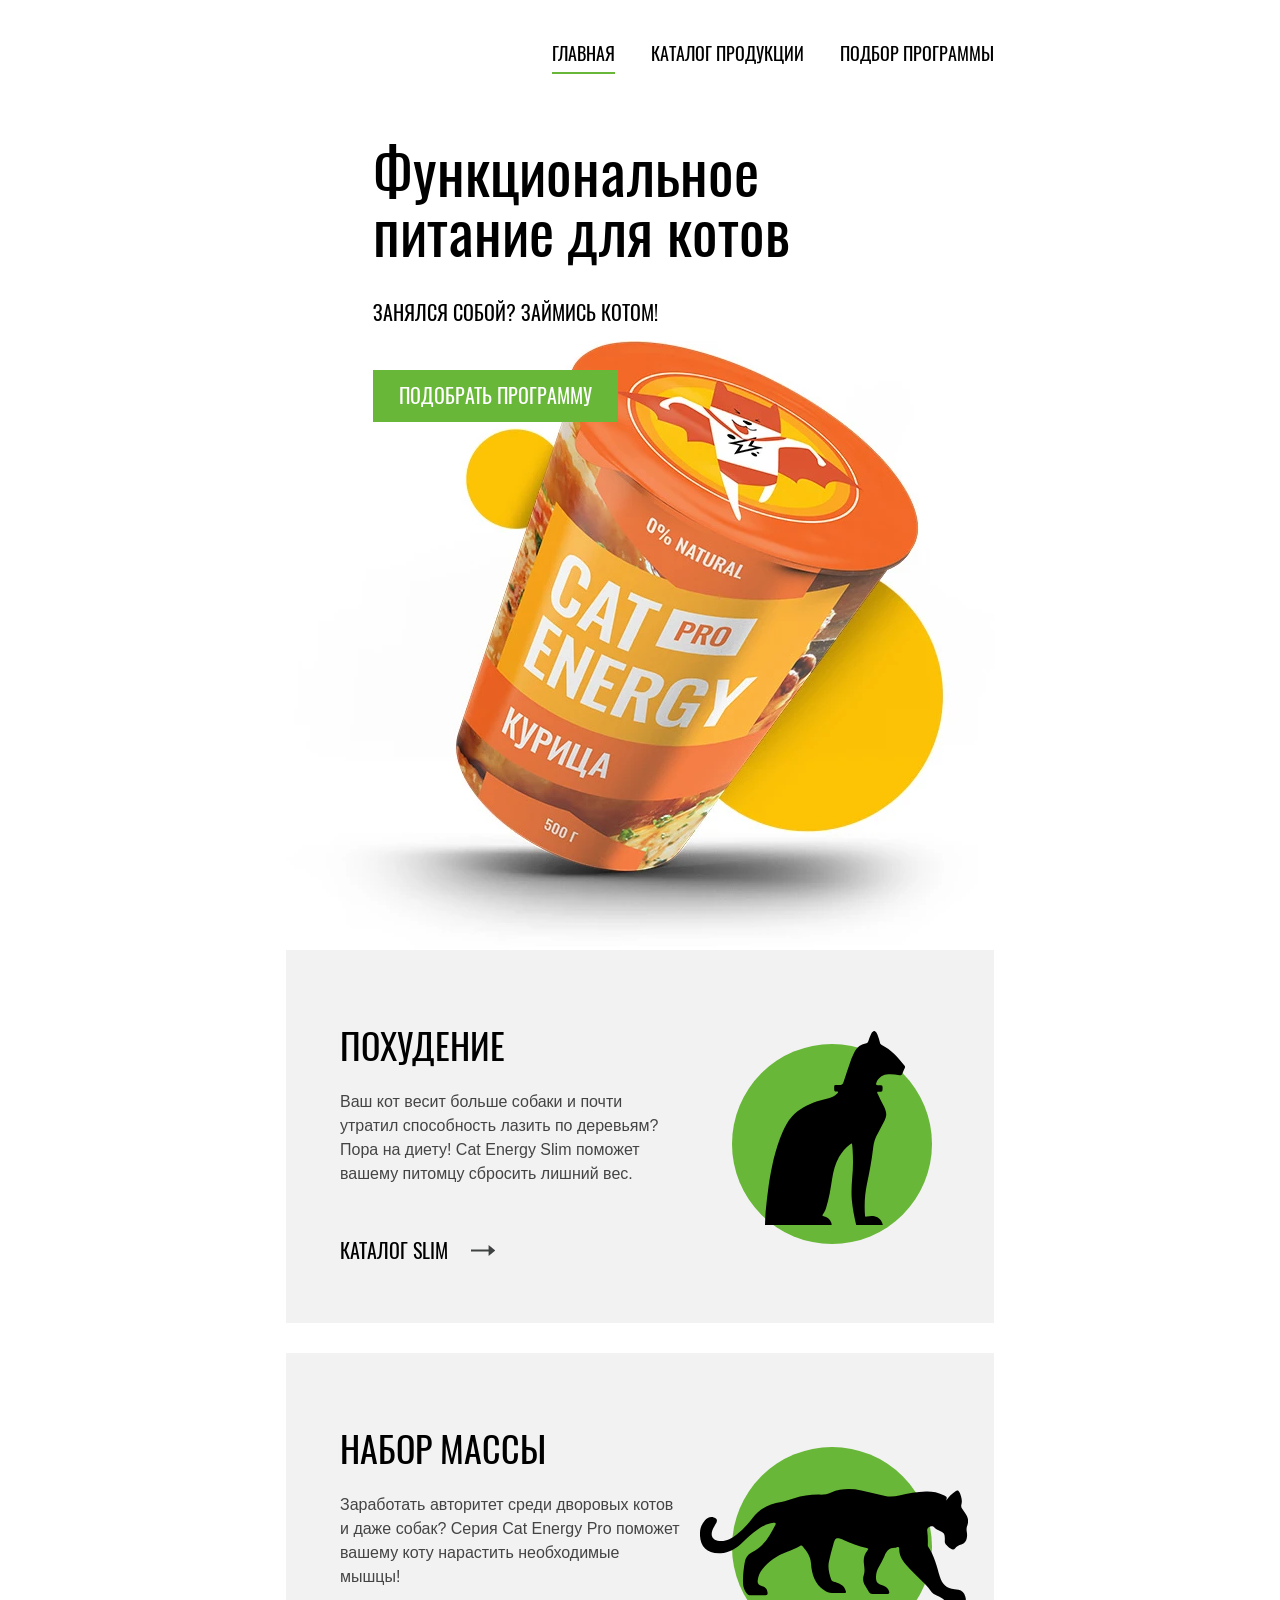
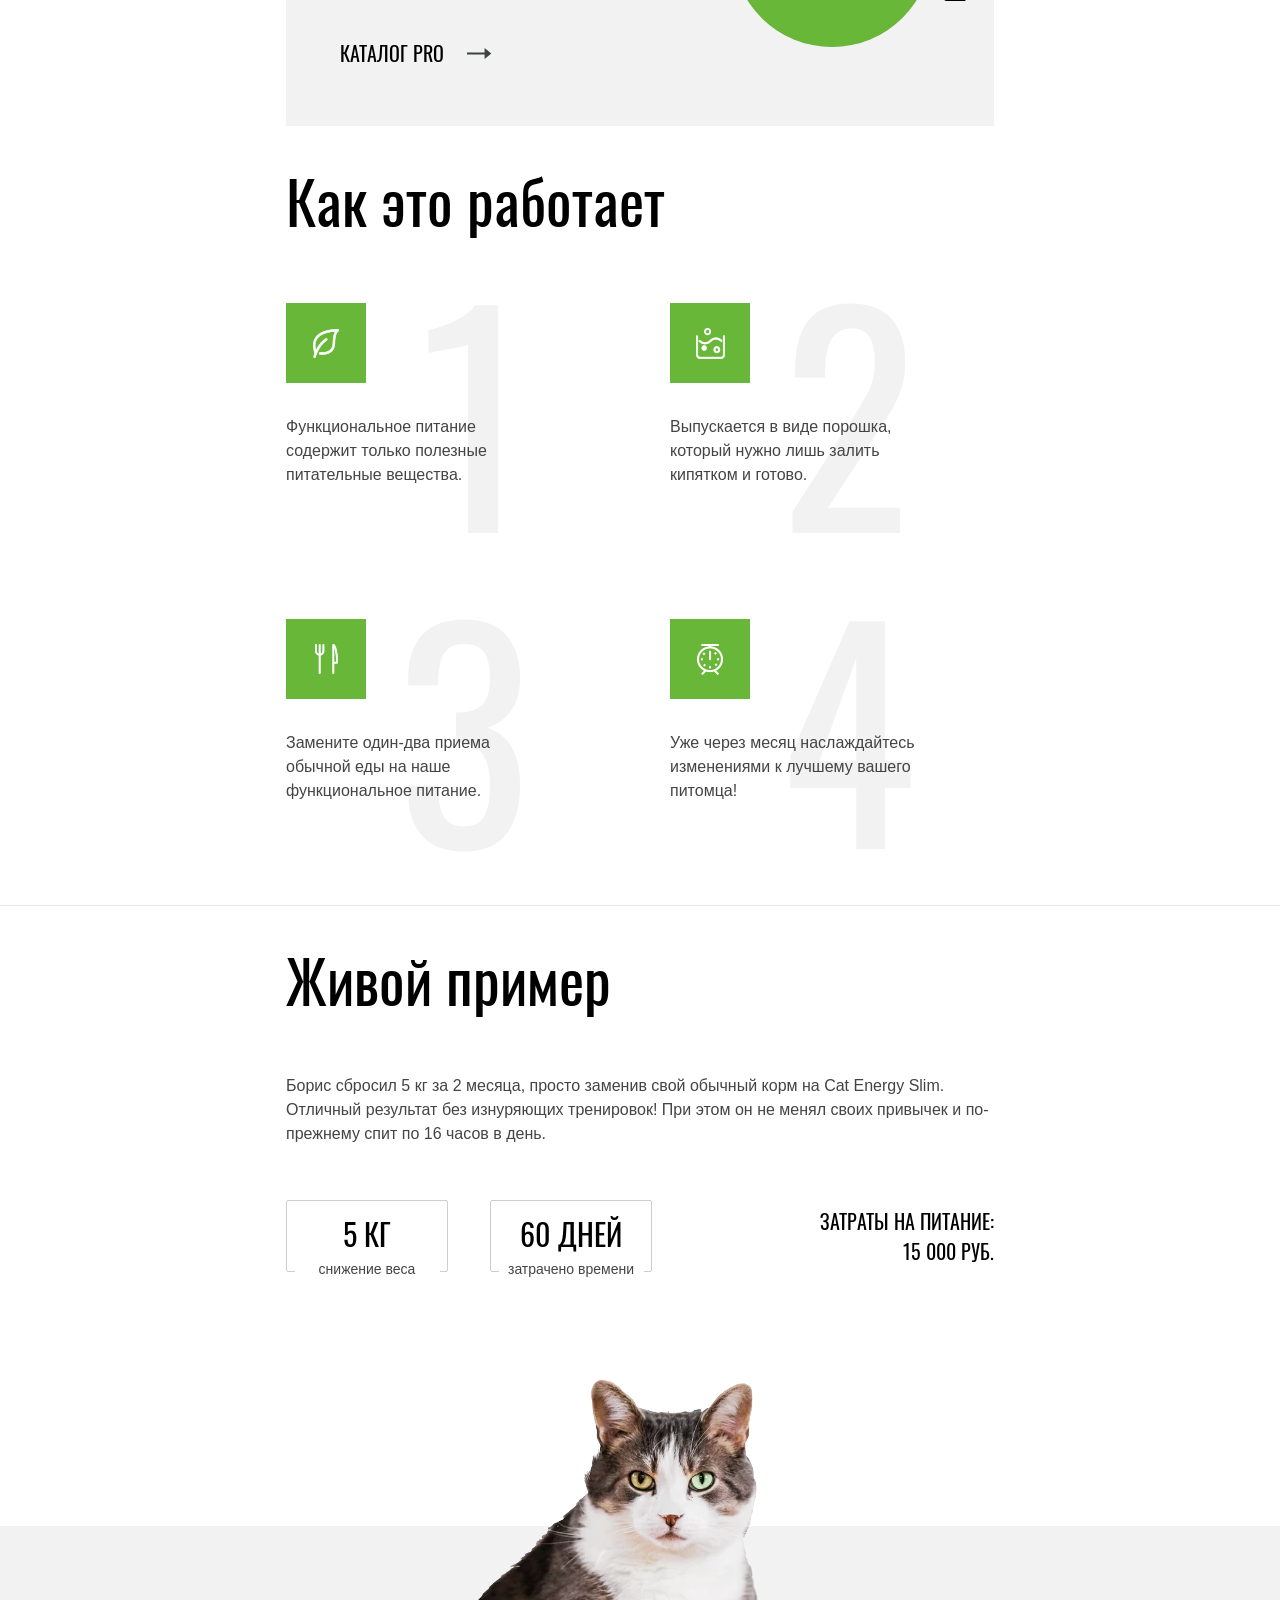
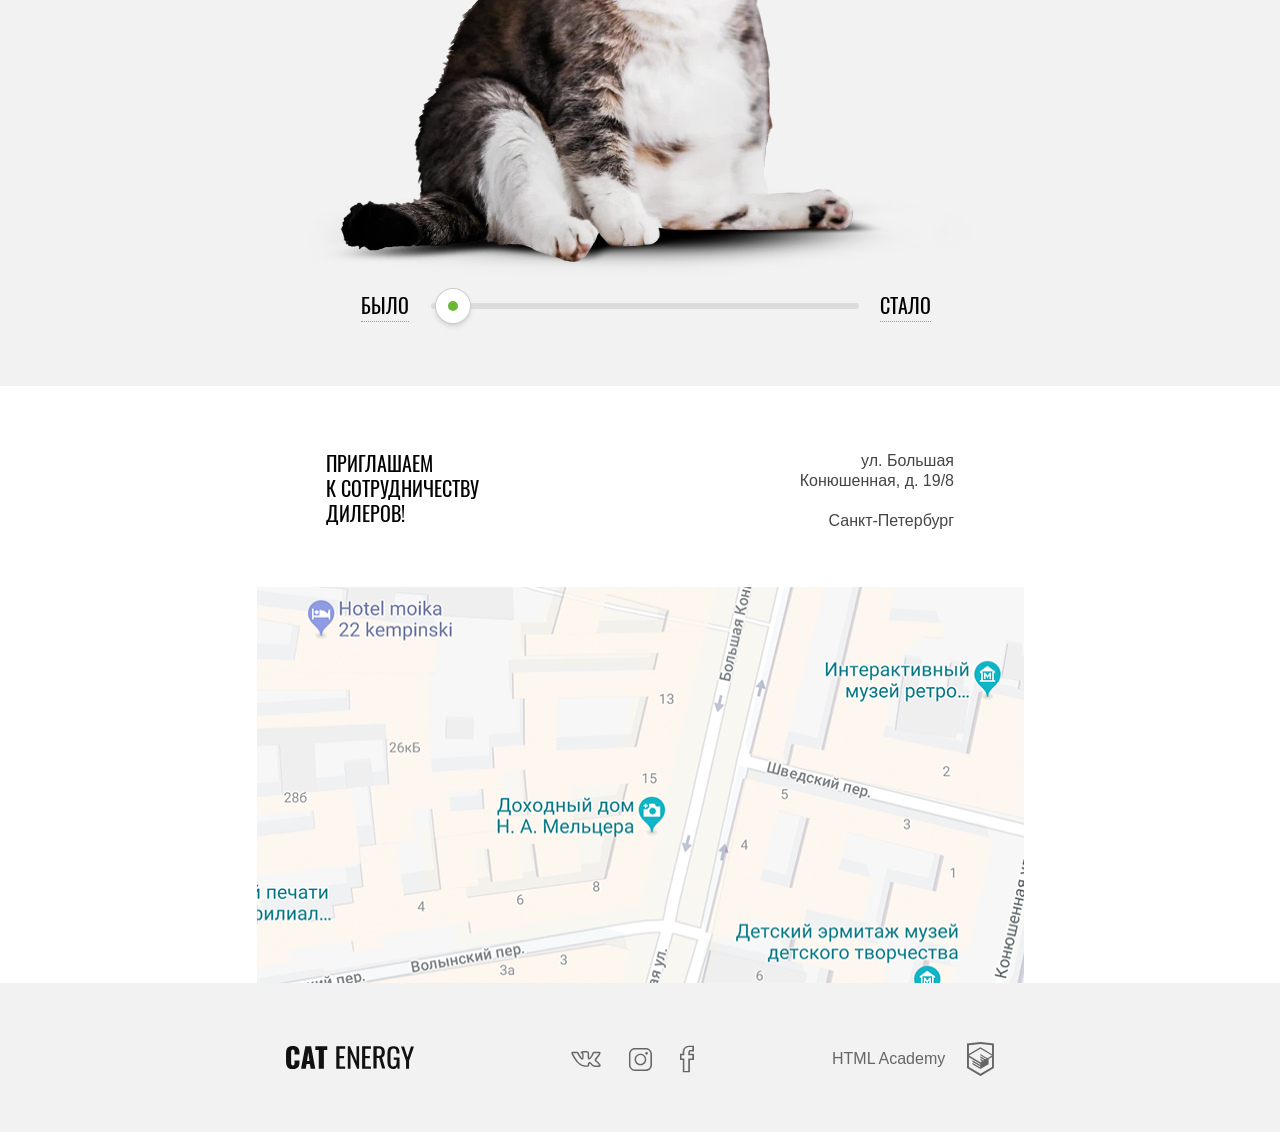
<file: index.html>
<!DOCTYPE html><html lang="ru"><head><meta charset="utf-8"><meta name="viewport" content="width=device-width,initial-scale=1"><title>HTML Academy: Кэт энерджи</title><link href="css/style.min.css" rel="stylesheet"><link rel="preload" href="/fonts/oswaldregular.woff2" as="font"><script src="vendor/picturefill.js"></script></head><body class="scroll-no"><div style="display:none;"><svg xmlns="http://www.w3.org/2000/svg" xmlns:xlink="http://www.w3.org/1999/xlink"><symbol id="sprite-htmlacademy" viewBox="0 0 27 34"><path d="M13.62.017L13.472 0 0 1.412v24.661l13.473 8.017 13.43-7.99.042-.025V1.412L13.62.017zm11.399 12.11L13.495 5.334l-.001-.104-.087.05-.088-.056v.109L1.925 12.118V3.147l11.548-1.212L25.02 3.147v8.98zm-11.614-5.34L24.923 13.5l-4.479 2.64-7.093-4.221-.014 1.415 5.904 3.513-.86.507-5.03-2.992-.014 1.415 3.827 2.275-.782.523-3.031-1.787-.014 1.413 1.853 1.091-1.8 1.081-11.356-6.751 11.371-6.835zm-11.48 8.34l11.411 6.791.016 1.044-7.942-4.728-.015 1.416 7.979 4.795.018 1.076-7.973-4.74-.013 1.414 8.021 4.822.046.025 8.143-4.872-.011-5.177 3.415-2.036v10.021L13.472 31.85 1.925 24.979v-9.852z"></path></symbol><symbol id="sprite-icon-fb" viewBox="0 0 10 19"><path d="M7.1,19H2v-8.8H0V5.8h1.9C1.8,3.8,2.1,2.4,3,1.4C3.8,0.5,5,0.1,6.5,0H10v4.2H7.2C7.1,4.4,7,5,7,5.8h3v4.4H7.1V19z M3.1,18 h2.8V9.1h2.9V6.8H5.9V6.3c0-1.4,0-2.6,0.7-3.1l0.1-0.1h2.1V1H6.5c-1.2,0.1-2,0.4-2.6,1c-0.8,0.8-1,2.3-0.8,4.2l0.1,0.6H1.1v2.3h2V18 z"></path></symbol><symbol id="sprite-icon-insta" viewBox="0 0 16.1 16"><style type="text/css"></style><path class="st0" d="M11.8,1C13.6,1,15,2.4,15,4.2v7.7c0,1.7-1.4,3.1-3.1,3.1H4.2C2.4,15,1,13.6,1,11.8V4.2C1,2.4,2.4,1,4.2,1H11.8 M11.8,0H4.2C1.9,0,0,1.9,0,4.2v7.7C0,14.1,1.9,16,4.2,16h7.7c2.3,0,4.2-1.9,4.2-4.2V4.2C16,1.9,14.1,0,11.8,0z"></path><path class="st0" d="M8,4.9c1.7,0,3.1,1.4,3.1,3.1S9.7,11.1,8,11.1S4.9,9.7,4.9,8S6.3,4.9,8,4.9 M8,3.9C5.7,3.9,3.9,5.7,3.9,8 s1.8,4.1,4.1,4.1s4.1-1.8,4.1-4.1S10.3,3.9,8,3.9z"></path><circle class="st0" cx="12.3" cy="3.7" r="0.9"></circle></symbol><symbol id="sprite-icon-mail" viewBox="0 0 17 13"><path d="M15.6,11.6H1.4V5.8H0V13h17V5.8h-1.4V11.6z M0,0v2.3l8.5,7.1L17,2.3V0H0z M15.6,1.6L8.5,7.5L1.4,1.6V1.4h14.2L15.6,1.6z"></path></symbol><symbol id="sprite-icon-phone" viewBox="0 0 20 20"><path d="M17.9,9.4H9.4v1.2h8.5l-2.1,2.1l0.9,0.9l3.1-3.1c0.2-0.2,0.2-0.6,0-0.9l-3.1-3.1l-0.9,0.9L17.9,9.4z"></path><path d="M8.1,19.4v-6.2c0-0.3-0.3-0.6-0.6-0.6H4.4l0,0H3.1l0,0c0,0.7,0.6,1.2,1.2,1.2h2.5v5H3.1c-1,0.1-1.8-0.7-1.9-1.7
  c0-0.1,0-0.1,0-0.2V3.1c0-1,0.8-1.8,1.7-1.8c0.1,0,0.1,0,0.2,0h3.7v5H4.4c-0.7,0-1.2,0.6-1.2,1.2h4.4c0.3,0,0.6-0.3,0.6-0.6V0.6
  C8.1,0.3,7.8,0,7.5,0H3.1C1.5-0.1,0.1,1.2,0,2.9C0,3,0,3.1,0,3.1v13.7c-0.1,1.7,1.2,3.1,2.9,3.1c0.1,0,0.2,0,0.2,0h4.4
  C7.8,20,8.1,19.7,8.1,19.4z"></path></symbol><symbol id="sprite-icon-vk" viewBox="0 0 22 12"><path d="M17.6,12c-0.3,0-0.9-0.1-1.5-0.5c-0.5-0.3-0.9-0.7-1.3-1.2c-0.3-0.3-0.9-0.9-1.1-0.9c-0.2,0.1-0.4,0.7-0.3,1.2 c0,0.1,0,0.6-0.3,0.9c-0.3,0.3-0.8,0.4-0.9,0.4h-1.4c-0.7,0-3.2-0.2-5.4-2.3C2.5,7.1,0.2,2.2,0.1,2C0,1.6-0.1,1.2,0.2,0.9 s0.8-0.4,1-0.4h3.1c0.1,0,0.4,0.1,0.7,0.3C5.3,1,5.4,1.3,5.5,1.4c0.7,1.5,1.5,2.8,2.6,4C8.2,5,8.3,4,8.2,3.1c0-0.4-0.1-0.8-0.2-1 C7.9,2,7.7,1.9,7.5,1.9L6.9,1.4c0-0.5,0.5-0.9,0.9-1.1C8.3,0.1,9.1,0,10.1,0h0.5c0.9,0,1.2,0.1,1.6,0.1c1.2,0.3,1.2,1.3,1.1,2.5v1.6 c0,0.3,0,0.8,0.1,1c0.2-0.1,0.6-0.5,1.5-1.9c0.6-0.9,1-1.9,1.1-2.1c0.1-0.3,0.4-0.7,1.2-0.7h3.4c0.7,0,1.2,0.2,1.3,0.7 c0.2,0.5,0.1,1.3-1.7,3.5c-0.3,0.3-0.5,0.6-0.7,0.9c-0.5,0.4-0.9,1-0.9,1.1s0.5,0.5,0.9,0.9c1.1,0.9,1.9,1.7,2.2,2.3 c0.4,0.6,0.3,1,0.2,1.3c-0.3,0.7-1.2,0.7-1.4,0.8h-2.8C17.7,12,17.6,12,17.6,12z M13.7,8.3c0.7,0,1.2,0.6,1.8,1.2 c0.4,0.4,0.7,0.8,1.1,1c0.5,0.3,1,0.3,1,0.3h2.9c0.1,0,0.3-0.1,0.4-0.1c0,0,0-0.1-0.1-0.1c-0.3-0.5-1-1.3-2-2.1 c-0.9-0.7-1.3-1.1-1.4-1.7c0-0.6,0.4-1.1,1.2-2.1c0.2-0.2,0.4-0.5,0.7-0.8c1.1-1.4,1.4-2,1.5-2.3h-3.9c0,0.4-0.5,1.5-1.1,2.4 c-1.4,2.1-2,2.4-2.5,2.4c-0.1,0-0.3,0-0.4-0.1c-0.7-0.4-0.7-1.4-0.7-2.1V3.9V2.6c0.1-1.3,0-1.3-0.3-1.4c-0.3-0.1-0.5-0.1-1.4-0.1H10 c-0.5,0-1,0-1.4,0.1l0.2,0.2c0.4,0.5,0.4,1.5,0.4,1.7c0.1,1.3,0,2.9-0.7,3.3c-0.1,0-0.2,0.1-0.4,0.1C7.5,6.5,6.8,5.8,5.6,4 C5,2.9,4.5,1.8,4.5,1.8s0-0.1-0.1-0.1S4.2,1.6,4.2,1.6H1.3H1.2c0.4,0.9,2.5,5,4.8,7.2c2,1.9,4.3,2,4.7,2h1.4c0,0,0.2,0,0.2-0.1v-0.1 c0-0.2,0-2,1.2-2.3C13.5,8.3,13.7,8.3,13.7,8.3z"></path></symbol></svg></div><header class="page-header page-header--index"><div class="container"><a class="page-header__logo"><picture><source media="(min-width:1300px)" srcset="img/logo-desktop.svg"><source media="(min-width:768px)" srcset="img/logo-tablet.svg"><img class="page-header__logo-image" src="img/logo-mobile.svg" width="192" height="48" alt="cat energy"></picture></a><nav class="main-nav main-nav--nojs"><button class="main-nav__button" type="button"></button><div class="main-nav__wrapper"><ul class="main-nav__list site-list site-list--white list"><li class="site-list__item site-list__item--active"><a class="site-list__link">Главная</a></li><li class="site-list__item"><a href="catalog.html" class="site-list__link">Каталог продукции</a></li><li class="site-list__item"><a href="form.html" class="site-list__link">Подбор программы</a></li></ul></div></nav></div></header><main class="page-main"><section class="selection-program"><div class="container"><h1 class="selection-program__title">Функциональное питание для котов</h1><b class="selection-program__slogan">Занялся собой? Займись котом!</b><picture><source type="image/webp" media="(min-width: 1300px)" srcset="img/index-can-desktop@1x.webp, img/index-can-desktop@2x.webp 2x"><source type="image/webp" media="(min-width: 768px)" srcset="img/index-can-tablet@1x.webp, img/index-can-tablet@2x.webp 2x"><source type="image/webp" srcset="img/index-can-mobile@1x.webp 1x,img/index-can-mobile@2x.webp 2x"><source media="(min-width:1300px)" srcset="img/index-can-desktop@1x.png, img/index-can-desktop@2x.png 2x"><source media="(min-width:768px)" srcset="img/index-can-tablet@1x.jpg, img/index-can-tablet@2x.jpg 2x"><img class="selection-program__image" width="280" height="270" src="img/index-can-mobile@1x.png" srcset="img/index-can-mobile@2x.png 2x" alt="Куриный корм в стаканчике"></picture><a href="form.html" class="selection-program__button button">Подобрать программу</a></div></section><section class="categories"><h2 class="visually-hidden">Выбор диеты</h2><div class="container"><ul class="categories__list list"><li class="categories__item"><h3 class="categories__title categories__title--weight-down">Похудение</h3><p class="categories__description">Ваш кот весит больше собаки и почти утратил способность лазить по деревьям? Пора на диету! Cat Energy Slim поможет вашему питомцу сбросить лишний вес.</p><a href="catalog-slim.html" class="categories__link">Каталог Slim</a></li><li class="categories__item"><h3 class="categories__title categories__title--weight-up">Набор массы</h3><p class="categories__description">Заработать авторитет среди дворовых котов и даже собак? Серия Cat Energy Pro поможет вашему коту нарастить необходимые мышцы!</p><a href="catalog-pro.html" class="categories__link">Каталог pro</a></li></ul></div></section><section class="advantages"><div class="container"><h2 class="advantages__title">Как это работает</h2><ul class="advantages__list list"><li class="advantages__item advantages__item--eco">Функциональное питание содержит только полезные питательные вещества.</li><li class="advantages__item advantages__item--to-cook">Выпускается в виде порошка, который нужно лишь залить кипятком и готово.</li><li class="advantages__item advantages__item--hearty">Замените один-два приема обычной еды на наше функциональное питание.</li><li class="advantages__item advantages__item--quickly">Уже через месяц наслаждайтесь изменениями к лучшему вашего питомца!</li></ul></div></section><section class="example"><div class="container"><div class="example__content-wrapper"><h2 class="example__title">Живой пример</h2><p class="example__description">Борис сбросил 5 кг за 2 месяца, просто заменив свой обычный корм на Cat Energy Slim. Отличный результат без изнуряющих тренировок! При этом он не менял своих привычек и по-прежнему спит по 16 часов в день.</p><div class="example__indicator-wrapper"><dl class="example__indicator"><dt class="example__value">5 Кг</dt><dd class="example__name">снижение веса</dd></dl><dl class="example__indicator"><dt class="example__value">60 дней</dt><dd class="example__name">затрачено времени</dd></dl></div><b class="example__total">Затраты на питание: <span class="example__amount">15 000&nbsp;руб.</span></b></div><div class="example__slider slider slider--before"><picture><source type="image/webp" media="(min-width: 1300px)" srcset="img/before-desktop@1x.webp, img/before-desktop@2x.webp 2x"><source type="image/webp" media="(min-width: 768px)" srcset="img/before-tablet@1x.webp, img/before-tablet@2x.webp 2x"><source type="image/webp" srcset="img/before-mobile@1x.webp, img/before-mobile@2x.webp 2x"><source media="(min-width:1300px)" srcset="img/before-desktop@1x.png, img/before-desktop@2x.png 2x"><source media="(min-width:768px)" srcset="img/before-tablet@1x.png, img/before-tablet@2x.png 2x"><img class="slider__image slider__image--before" width="320" height="240" src="img/before-mobile@1x.png" srcset="img/before-mobile@2x.png 2x" alt="Кот до диеты"></picture><picture><source type="image/webp" media="(min-width: 1300px)" srcset="img/after-desktop@1x.webp, img/after-desktop@2x.webp 2x"><source type="image/webp" media="(min-width: 768px)" srcset="img/after-tablet@1x.webp, img/after-tablet@2x.webp 2x"><source type="image/webp" srcset="img/after-mobile@1x.webp, img/after-mobile@2x.webp 2x"><source media="(min-width:1300px)" srcset="img/after-desktop@1x.png, img/after-desktop@2x.png 2x"><source media="(min-width:768px)" srcset="img/after-tablet@1x.png, img/after-tablet@2x.png 2x"><img class="slider__image slider__image--after hidden" width="320" height="240" src="img/after-mobile@1x.png" srcset="img/after-mobile@2x.png 2x" alt="Кот до диеты"></picture><div class="slider__toggles"><button class="slider__toggle slider__toggle--before" type="button">Было</button><div class="slider__controls"><div class="slider__scale slider__scale--left"></div><div class="slider__scale slider__scale--right"></div></div><button class="slider__toggle slider__toggle--after" type="button">Стало</button></div></div></div></section><section class="contacts"><h2 class="visually-hidden">Контакты</h2><div class="container"><div class="contacts__wrapper"><b class="contacts__title">Приглашаем<br>к сотрудничеству дилеров!</b><address class="contacts__address">ул. Большая Конюшенная, д. 19/8 <span class="contacts__city">Санкт-Петербург</span></address></div></div><div class="contacts__map-wrapper"><iframe src="https://www.google.com/maps/embed?pb=!1m18!1m12!1m3!1d1998.6036253003151!2d30.32085871621117!3d59.9387191690541!2m3!1f0!2f0!3f0!3m2!1i1024!2i768!4f13.1!3m3!1m2!1s0x4696310fca145cc1%3A0x42b32648d8238007!2z0JHQvtC70YzRiNCw0Y8g0JrQvtC90Y7RiNC10L3QvdCw0Y8g0YPQuy4sIDE5LzgsINCh0LDQvdC60YIt0J_QtdGC0LXRgNCx0YPRgNCzLCAxOTExODY!5e0!3m2!1sru!2sru!4v1560887735282!5m2!1sru!2sru" style="border:0" allowfullscreen=""></iframe></div></section></main><footer class="page-footer"><div class="container"><a class="page-footer__logo" href="index.html" aria-label="Переход на главную страницу"><img class="page-footer__logo-image" src="img/logo-footer.svg" width="128" height="24" alt="Cat energy"></a><ul class="page-footer__social social list"><li class="social__item"><a class="social__link" href="#"><span class="visually-hidden">Мы в Вконтакте</span> <svg class="icon-vkontacte" width="22" height="12"><use xlink:href="#sprite-icon-vk"></use></svg></a></li><li class="social__item"><a class="social__link" href="#"><span class="visually-hidden">Мы в Инстаграме</span> <svg class="icon-instagram" width="16" height="16"><use xlink:href="#sprite-icon-insta"></use></svg></a></li><li class="social__item"><a class="social__link" href="#"><span class="visually-hidden">Мы в Фейсбуке</span> <svg class="icon-facebook" width="10" height="19"><use xlink:href="#sprite-icon-fb"></use></svg></a></li></ul><div class="page-footer__copyright copyright"><a class="copyright__link" href="https://htmlacademy.ru/intensive/adaptive"><span>HTML Academy</span> <svg width="27" height="34"><use xlink:href="#sprite-htmlacademy"></use></svg></a></div></div></footer><script src="js/script.min.js"></script></body></html>
</file>
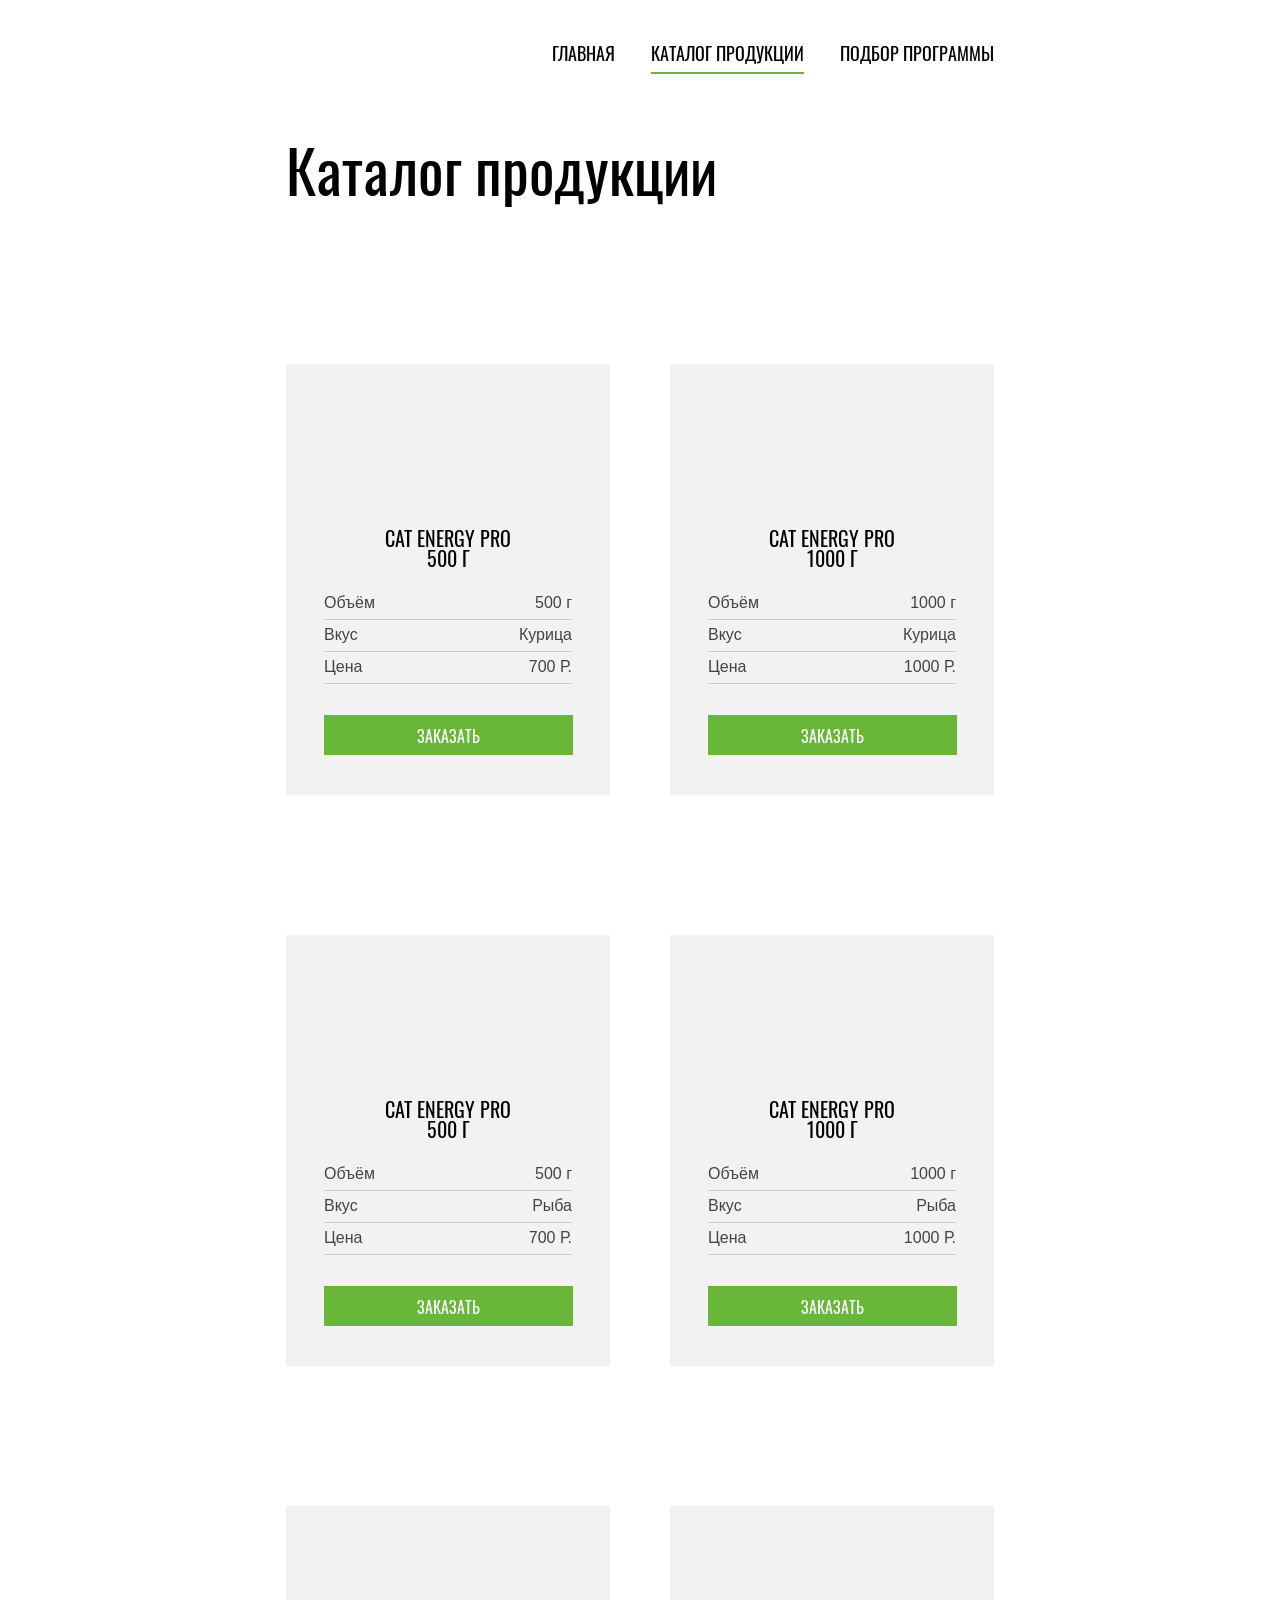
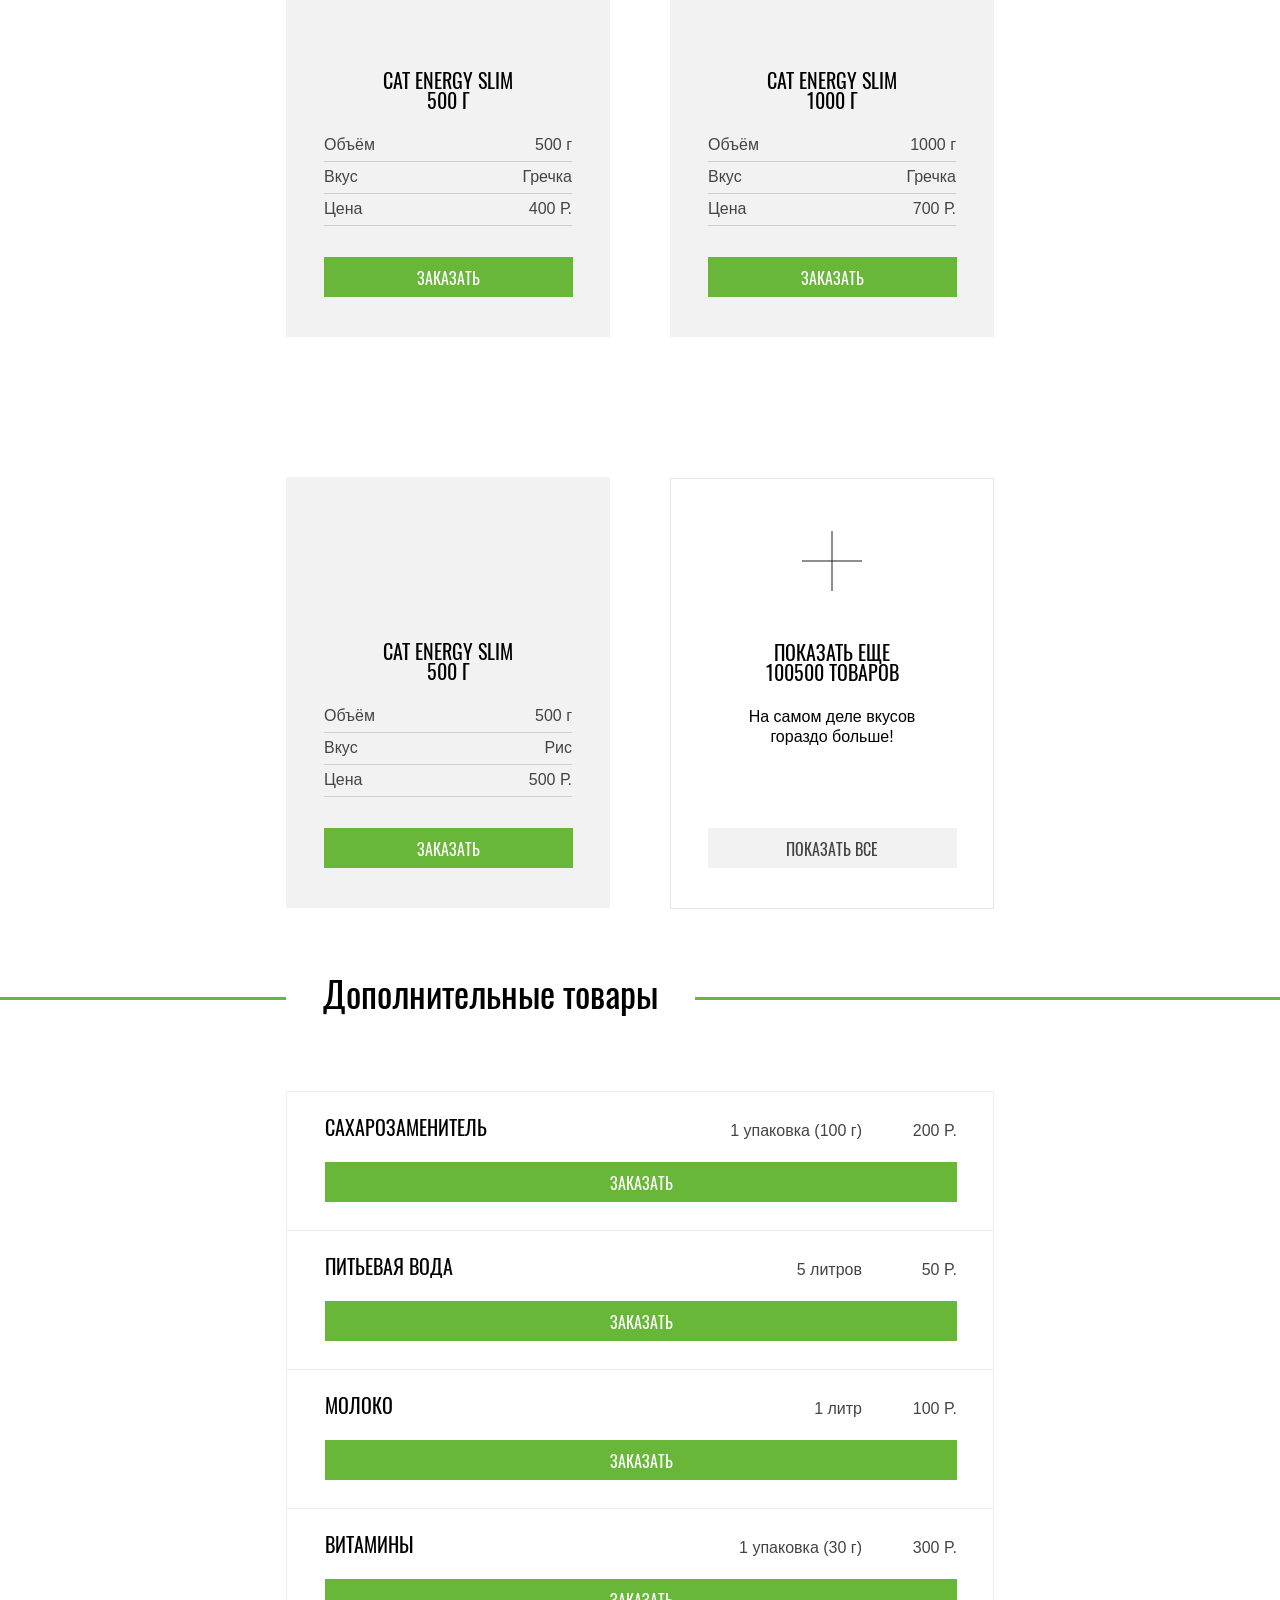
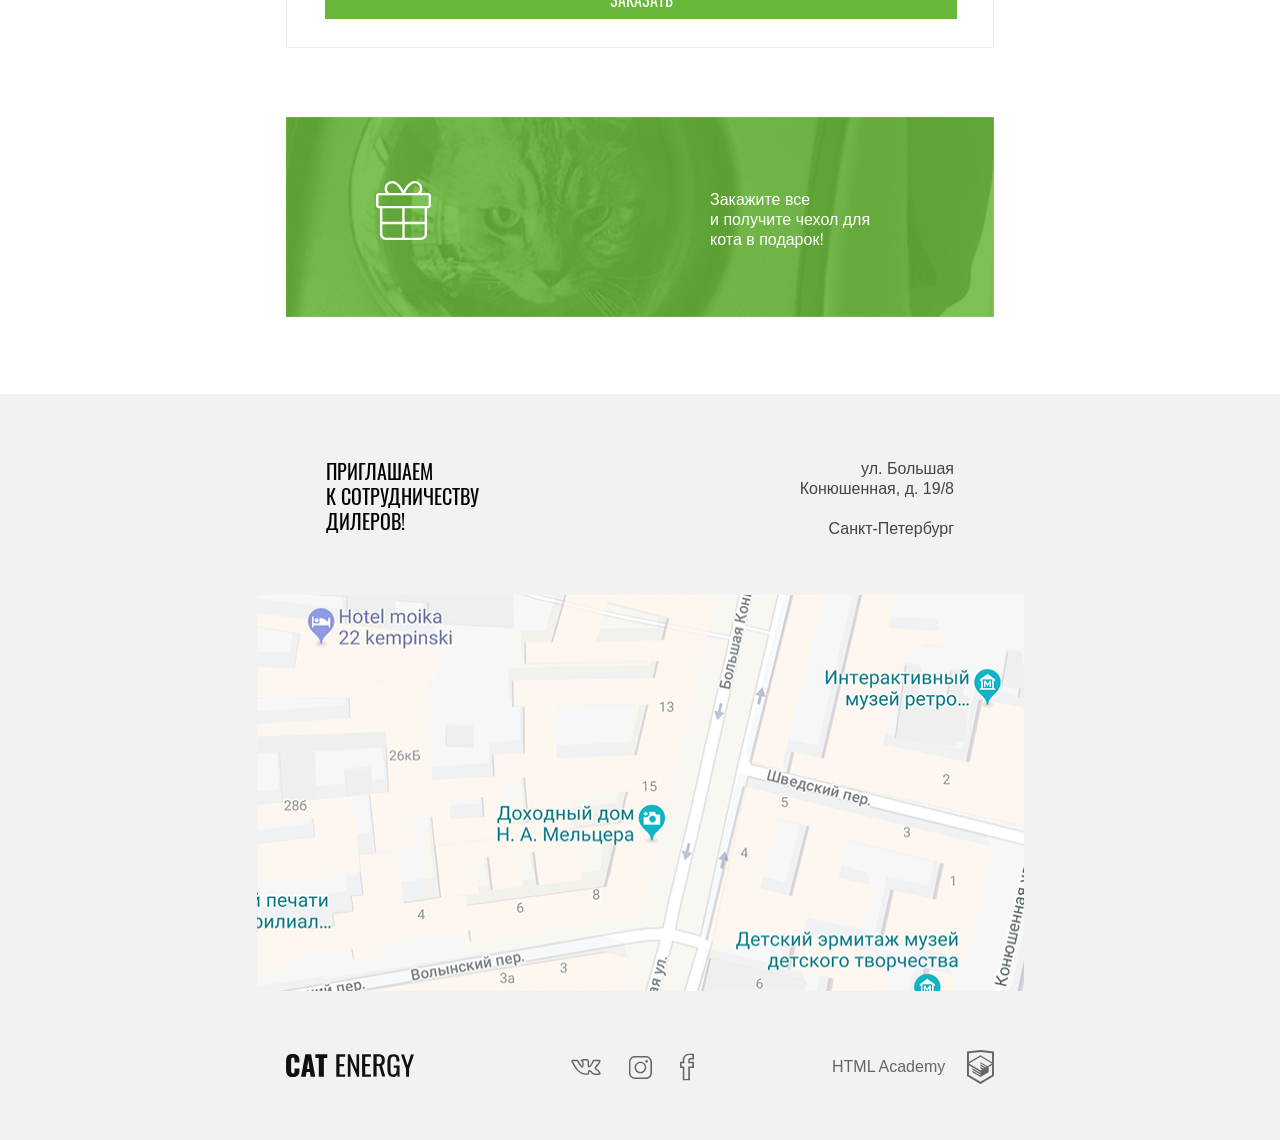
<file: catalog.html>
<!DOCTYPE html><html lang="ru"><head><meta charset="utf-8"><meta name="viewport" content="width=device-width,initial-scale=1"><title>HTML Academy: Кэт энерджи - каталог</title><link href="css/style.min.css" rel="stylesheet"><link rel="preload" href="/fonts/oswaldregular.woff2" as="font"><script src="vendor/picturefill.js"></script></head><body class="scroll-no"><div style="display:none;"><svg xmlns="http://www.w3.org/2000/svg" xmlns:xlink="http://www.w3.org/1999/xlink"><symbol id="sprite-htmlacademy" viewBox="0 0 27 34"><path d="M13.62.017L13.472 0 0 1.412v24.661l13.473 8.017 13.43-7.99.042-.025V1.412L13.62.017zm11.399 12.11L13.495 5.334l-.001-.104-.087.05-.088-.056v.109L1.925 12.118V3.147l11.548-1.212L25.02 3.147v8.98zm-11.614-5.34L24.923 13.5l-4.479 2.64-7.093-4.221-.014 1.415 5.904 3.513-.86.507-5.03-2.992-.014 1.415 3.827 2.275-.782.523-3.031-1.787-.014 1.413 1.853 1.091-1.8 1.081-11.356-6.751 11.371-6.835zm-11.48 8.34l11.411 6.791.016 1.044-7.942-4.728-.015 1.416 7.979 4.795.018 1.076-7.973-4.74-.013 1.414 8.021 4.822.046.025 8.143-4.872-.011-5.177 3.415-2.036v10.021L13.472 31.85 1.925 24.979v-9.852z"></path></symbol><symbol id="sprite-icon-fb" viewBox="0 0 10 19"><path d="M7.1,19H2v-8.8H0V5.8h1.9C1.8,3.8,2.1,2.4,3,1.4C3.8,0.5,5,0.1,6.5,0H10v4.2H7.2C7.1,4.4,7,5,7,5.8h3v4.4H7.1V19z M3.1,18 h2.8V9.1h2.9V6.8H5.9V6.3c0-1.4,0-2.6,0.7-3.1l0.1-0.1h2.1V1H6.5c-1.2,0.1-2,0.4-2.6,1c-0.8,0.8-1,2.3-0.8,4.2l0.1,0.6H1.1v2.3h2V18 z"></path></symbol><symbol id="sprite-icon-insta" viewBox="0 0 16.1 16"><style type="text/css"></style><path class="st0" d="M11.8,1C13.6,1,15,2.4,15,4.2v7.7c0,1.7-1.4,3.1-3.1,3.1H4.2C2.4,15,1,13.6,1,11.8V4.2C1,2.4,2.4,1,4.2,1H11.8 M11.8,0H4.2C1.9,0,0,1.9,0,4.2v7.7C0,14.1,1.9,16,4.2,16h7.7c2.3,0,4.2-1.9,4.2-4.2V4.2C16,1.9,14.1,0,11.8,0z"></path><path class="st0" d="M8,4.9c1.7,0,3.1,1.4,3.1,3.1S9.7,11.1,8,11.1S4.9,9.7,4.9,8S6.3,4.9,8,4.9 M8,3.9C5.7,3.9,3.9,5.7,3.9,8 s1.8,4.1,4.1,4.1s4.1-1.8,4.1-4.1S10.3,3.9,8,3.9z"></path><circle class="st0" cx="12.3" cy="3.7" r="0.9"></circle></symbol><symbol id="sprite-icon-mail" viewBox="0 0 17 13"><path d="M15.6,11.6H1.4V5.8H0V13h17V5.8h-1.4V11.6z M0,0v2.3l8.5,7.1L17,2.3V0H0z M15.6,1.6L8.5,7.5L1.4,1.6V1.4h14.2L15.6,1.6z"></path></symbol><symbol id="sprite-icon-phone" viewBox="0 0 20 20"><path d="M17.9,9.4H9.4v1.2h8.5l-2.1,2.1l0.9,0.9l3.1-3.1c0.2-0.2,0.2-0.6,0-0.9l-3.1-3.1l-0.9,0.9L17.9,9.4z"></path><path d="M8.1,19.4v-6.2c0-0.3-0.3-0.6-0.6-0.6H4.4l0,0H3.1l0,0c0,0.7,0.6,1.2,1.2,1.2h2.5v5H3.1c-1,0.1-1.8-0.7-1.9-1.7
  c0-0.1,0-0.1,0-0.2V3.1c0-1,0.8-1.8,1.7-1.8c0.1,0,0.1,0,0.2,0h3.7v5H4.4c-0.7,0-1.2,0.6-1.2,1.2h4.4c0.3,0,0.6-0.3,0.6-0.6V0.6
  C8.1,0.3,7.8,0,7.5,0H3.1C1.5-0.1,0.1,1.2,0,2.9C0,3,0,3.1,0,3.1v13.7c-0.1,1.7,1.2,3.1,2.9,3.1c0.1,0,0.2,0,0.2,0h4.4
  C7.8,20,8.1,19.7,8.1,19.4z"></path></symbol><symbol id="sprite-icon-vk" viewBox="0 0 22 12"><path d="M17.6,12c-0.3,0-0.9-0.1-1.5-0.5c-0.5-0.3-0.9-0.7-1.3-1.2c-0.3-0.3-0.9-0.9-1.1-0.9c-0.2,0.1-0.4,0.7-0.3,1.2 c0,0.1,0,0.6-0.3,0.9c-0.3,0.3-0.8,0.4-0.9,0.4h-1.4c-0.7,0-3.2-0.2-5.4-2.3C2.5,7.1,0.2,2.2,0.1,2C0,1.6-0.1,1.2,0.2,0.9 s0.8-0.4,1-0.4h3.1c0.1,0,0.4,0.1,0.7,0.3C5.3,1,5.4,1.3,5.5,1.4c0.7,1.5,1.5,2.8,2.6,4C8.2,5,8.3,4,8.2,3.1c0-0.4-0.1-0.8-0.2-1 C7.9,2,7.7,1.9,7.5,1.9L6.9,1.4c0-0.5,0.5-0.9,0.9-1.1C8.3,0.1,9.1,0,10.1,0h0.5c0.9,0,1.2,0.1,1.6,0.1c1.2,0.3,1.2,1.3,1.1,2.5v1.6 c0,0.3,0,0.8,0.1,1c0.2-0.1,0.6-0.5,1.5-1.9c0.6-0.9,1-1.9,1.1-2.1c0.1-0.3,0.4-0.7,1.2-0.7h3.4c0.7,0,1.2,0.2,1.3,0.7 c0.2,0.5,0.1,1.3-1.7,3.5c-0.3,0.3-0.5,0.6-0.7,0.9c-0.5,0.4-0.9,1-0.9,1.1s0.5,0.5,0.9,0.9c1.1,0.9,1.9,1.7,2.2,2.3 c0.4,0.6,0.3,1,0.2,1.3c-0.3,0.7-1.2,0.7-1.4,0.8h-2.8C17.7,12,17.6,12,17.6,12z M13.7,8.3c0.7,0,1.2,0.6,1.8,1.2 c0.4,0.4,0.7,0.8,1.1,1c0.5,0.3,1,0.3,1,0.3h2.9c0.1,0,0.3-0.1,0.4-0.1c0,0,0-0.1-0.1-0.1c-0.3-0.5-1-1.3-2-2.1 c-0.9-0.7-1.3-1.1-1.4-1.7c0-0.6,0.4-1.1,1.2-2.1c0.2-0.2,0.4-0.5,0.7-0.8c1.1-1.4,1.4-2,1.5-2.3h-3.9c0,0.4-0.5,1.5-1.1,2.4 c-1.4,2.1-2,2.4-2.5,2.4c-0.1,0-0.3,0-0.4-0.1c-0.7-0.4-0.7-1.4-0.7-2.1V3.9V2.6c0.1-1.3,0-1.3-0.3-1.4c-0.3-0.1-0.5-0.1-1.4-0.1H10 c-0.5,0-1,0-1.4,0.1l0.2,0.2c0.4,0.5,0.4,1.5,0.4,1.7c0.1,1.3,0,2.9-0.7,3.3c-0.1,0-0.2,0.1-0.4,0.1C7.5,6.5,6.8,5.8,5.6,4 C5,2.9,4.5,1.8,4.5,1.8s0-0.1-0.1-0.1S4.2,1.6,4.2,1.6H1.3H1.2c0.4,0.9,2.5,5,4.8,7.2c2,1.9,4.3,2,4.7,2h1.4c0,0,0.2,0,0.2-0.1v-0.1 c0-0.2,0-2,1.2-2.3C13.5,8.3,13.7,8.3,13.7,8.3z"></path></symbol></svg></div><header class="page-header"><div class="container"><a href="index.html" class="page-header__logo"><picture><source media="(min-width:1300px)" srcset="img/logo-desktop.svg"><source media="(min-width:768px)" srcset="img/logo-tablet.svg"><img class="page-header__logo-image" src="img/logo-mobile.svg" width="192" height="48" alt="cat energy"></picture></a><nav class="main-nav main-nav--nojs"><button class="main-nav__button" type="button"></button><div class="main-nav__wrapper"><ul class="main-nav__list site-list list"><li class="site-list__item"><a href="index.html" class="site-list__link">Главная</a></li><li class="site-list__item site-list__item--active"><a class="site-list__link">Каталог продукции</a></li><li class="site-list__item"><a href="form.html" class="site-list__link">Подбор программы</a></li></ul></div></nav></div></header><main class="page-main"><section class="catalog"><div class="container"><h1 class="catalog__title">Каталог продукции</h1></div><div class="container"><ul class="catalog__list list"><li class="catalog__item product-item"><a href="product-page.html"><picture><source type="image/webp" media="(min-width: 1300px)" srcset="img/chicken-small-desktop@1x.webp, img/chicken-small-desktop@2x.webp 2x"><source type="image/webp" media="(min-width: 768px)" srcset="img/chicken-small-tablet@1x.webp, img/chicken-small-tablet@2x.webp 2x"><source type="image/webp" srcset="img/chicken-small-mobile@1x.webp, img/chicken-small-mobile@2x.webp 2x"><source media="(min-width:1300px)" srcset="img/chicken-small-desktop@1x.png, img/chicken-small-desktop@2x.png 2x"><source media="(min-width:768px)" srcset="img/chicken-small-tablet@1x.png, img/chicken-small-tablet@2x.png 2x"><img class="product-item__image" src="img/chicken-small-mobile@1x.jpg" srcset="img/chicken-small-mobile@2x.jpg 2x" alt="Cat Energy PRO 500 г"></picture></a><div class="product-item__content-wrapper"><a class="product-item__link" href="product-page.html"><h3 class="product-item__product-name">Cat Energy PRO 500&nbsp;г</h3></a><dl class="product-item__description"><div class="product-item__wrapper"><dt class="product-item__name">Объём</dt><dd class="product-item__value">500&nbsp;г</dd></div><div class="product-item__wrapper"><dt class="product-item__name">Вкус</dt><dd class="product-item__value">Курица</dd></div><div class="product-item__wrapper"><dt class="product-item__name">Цена</dt><dd class="product-item__value">700&nbsp;Р.</dd></div></dl></div><a href="order-form.html" class="product-item__button button">Заказать</a></li><li class="catalog__item product-item"><a href="product-page.html"><picture><source type="image/webp" media="(min-width: 1300px)" srcset="img/chicken-big-desktop@1x.webp, img/chicken-big-desktop@2x.webp 2x"><source type="image/webp" media="(min-width: 768px)" srcset="img/chicken-big-tablet@1x.webp, img/chicken-big-tablet@2x.webp 2x"><source type="image/webp" srcset="img/chicken-big-mobile@1x.webp, img/chicken-big-mobile@2x.webp 2x"><source media="(min-width:1300px)" srcset="img/chicken-big-desktop@1x.png, img/chicken-big-desktop@2x.png 2x"><source media="(min-width:768px)" srcset="img/chicken-big-tablet@1x.png, img/chicken-big-tablet@2x.png 2x"><img class="product-item__image" src="img/chicken-big-mobile@1x.jpg" srcset="img/chicken-big-mobile@2x.jpg 2x" alt="Cat Energy PRO 1000 г"></picture></a><div class="product-item__content-wrapper"><a class="product-item__link" href="product-page.html"><h3 class="product-item__product-name">Cat Energy PRO 1000&nbsp;г</h3></a><dl class="product-item__description"><div class="product-item__wrapper"><dt class="product-item__name">Объём</dt><dd class="product-item__value">1000&nbsp;г</dd></div><div class="product-item__wrapper"><dt class="product-item__name">Вкус</dt><dd class="product-item__value">Курица</dd></div><div class="product-item__wrapper"><dt class="product-item__name">Цена</dt><dd class="product-item__value">1000&nbsp;Р.</dd></div></dl></div><a href="order-form.htm" class="product-item__button button">Заказать</a></li><li class="catalog__item product-item"><a href="product-page.html"><picture><source type="image/webp" media="(min-width: 1300px)" srcset="img/fish-small-desktop@1x.webp, img/fish-small-desktop@2x.webp 2x"><source type="image/webp" media="(min-width: 768px)" srcset="img/fish-small-tablet@1x.webp, img/fish-small-tablet@2x.webp 2x"><source type="image/webp" srcset="img/fish-small-mobile@1x.webp, img/fish-small-mobile@2x.webp 2x"><source media="(min-width:1300px)" srcset="img/fish-small-desktop@1x.png, img/fish-small-desktop@2x.png 2x"><source media="(min-width:768px)" srcset="img/fish-small-tablet@1x.png, img/fish-small-tablet@2x.png 2x"><img class="product-item__image" src="img/chicken-small-mobile@1x.jpg" srcset="img/chicken-small-mobile@2x.jpg 2x" alt="Cat Energy PRO 500 г"></picture></a><div class="product-item__content-wrapper"><a class="product-item__link" href="product-page.html"><h3 class="product-item__product-name">Cat Energy PRO 500&nbsp;г</h3></a><dl class="product-item__description"><div class="product-item__wrapper"><dt class="product-item__name">Объём</dt><dd class="product-item__value">500&nbsp;г</dd></div><div class="product-item__wrapper"><dt class="product-item__name">Вкус</dt><dd class="product-item__value">Рыба</dd></div><div class="product-item__wrapper"><dt class="product-item__name">Цена</dt><dd class="product-item__value">700&nbsp;Р.</dd></div></dl></div><a href="order-form.htm" class="product-item__button button">Заказать</a></li><li class="catalog__item product-item"><a href="product-page.html"><picture><source type="image/webp" media="(min-width: 1300px)" srcset="img/fish-big-desktop@1x.webp, img/fish-big-desktop@2x.webp 2x"><source type="image/webp" media="(min-width: 768px)" srcset="img/fish-big-tablet@1x.webp, img/fish-big-tablet@2x.webp 2x"><source type="image/webp" srcset="img/fish-big-mobile@1x.webp, img/fish-big-mobile@2x.webp 2x"><source media="(min-width:1300px)" srcset="img/fish-big-desktop@1x.png, img/fish-big-desktop@2x.png 2x"><source media="(min-width:768px)" srcset="img/fish-big-tablet@1x.png, img/fish-big-tablet@2x.png 2x"><img class="product-item__image" src="img/fish-big-mobile@1x.jpg" srcset="img/fish-big-mobile@2x.jpg 2x" alt="Cat Energy PRO 1000 г"></picture></a><div class="product-item__content-wrapper"><a class="product-item__link" href="product-page.html"><h3 class="product-item__product-name">Cat Energy PRO 1000&nbsp;г</h3></a><dl class="product-item__description"><div class="product-item__wrapper"><dt class="product-item__name">Объём</dt><dd class="product-item__value">1000&nbsp;г</dd></div><div class="product-item__wrapper"><dt class="product-item__name">Вкус</dt><dd class="product-item__value">Рыба</dd></div><div class="product-item__wrapper"><dt class="product-item__name">Цена</dt><dd class="product-item__value">1000&nbsp;Р.</dd></div></dl></div><a href="order-form.htm" class="product-item__button button">Заказать</a></li><li class="catalog__item product-item"><a href="product-page.html"><picture><source type="image/webp" media="(min-width: 1300px)" srcset="img/buckwheat-small-desktop@1x.webp, img/buckwheat-small-desktop@2x.webp 2x"><source type="image/webp" media="(min-width: 768px)" srcset="img/buckwheat-small-tablet@1x.webp, img/buckwheat-small-tablet@2x.webp 2x"><source type="image/webp" srcset="img/buckwheat-small-mobile@1x.webp, img/buckwheat-small-mobile@2x.webp 2x"><source media="(min-width:1300px)" srcset="img/buckwheat-small-desktop@1x.png, img/buckwheat-small-desktop@2x.png 2x"><source media="(min-width:768px)" srcset="img/buckwheat-small-tablet@1x.png, img/buckwheat-small-tablet@2x.png 2x"><img class="product-item__image" src="img/buckwheat-small-mobile@1x.jpg" srcset="img/buckwheat-small-mobile@2x.jpg 2x" alt="Cat Energy Slim 500 г"></picture></a><div class="product-item__content-wrapper"><a class="product-item__link" href="product-page.html"><h3 class="product-item__product-name">Cat Energy Slim 500&nbsp;г</h3></a><dl class="product-item__description"><div class="product-item__wrapper"><dt class="product-item__name">Объём</dt><dd class="product-item__value">500&nbsp;г</dd></div><div class="product-item__wrapper"><dt class="product-item__name">Вкус</dt><dd class="product-item__value">Гречка</dd></div><div class="product-item__wrapper"><dt class="product-item__name">Цена</dt><dd class="product-item__value">400&nbsp;Р.</dd></div></dl></div><a href="order-form.htm" class="product-item__button button">Заказать</a></li><li class="catalog__item product-item"><a href="product-page.html"><picture><source type="image/webp" media="(min-width: 1300px)" srcset="img/buckwheat-big-desktop@1x.webp, img/buckwheat-big-desktop@2x.webp 2x"><source type="image/webp" media="(min-width: 768px)" srcset="img/buckwheat-big-tablet@1x.webp, img/buckwheat-big-tablet@2x.webp 2x"><source type="image/webp" srcset="img/buckwheat-big-mobile@1x.webp, img/buckwheat-big-mobile@2x.webp 2x"><source media="(min-width:1300px)" srcset="img/buckwheat-big-desktop@1x.png, img/buckwheat-big-desktop@2x.png 2x"><source media="(min-width:768px)" srcset="img/buckwheat-big-tablet@1x.png, img/buckwheat-big-tablet@2x.png 2x"><img class="product-item__image" src="img/buckwheat-big-mobile@1x.jpg" srcset="img/buckwheat-big-mobile@2x.jpg 2x" alt="Cat Energy Slim 1000 г"></picture></a><div class="product-item__content-wrapper"><a class="product-item__link" href="product-page.html"><h3 class="product-item__product-name">Cat Energy Slim 1000&nbsp;г</h3></a><dl class="product-item__description"><div class="product-item__wrapper"><dt class="product-item__name">Объём</dt><dd class="product-item__value">1000&nbsp;г</dd></div><div class="product-item__wrapper"><dt class="product-item__name">Вкус</dt><dd class="product-item__value">Гречка</dd></div><div class="product-item__wrapper"><dt class="product-item__name">Цена</dt><dd class="product-item__value">700&nbsp;Р.</dd></div></dl></div><a href="order-form.htm" class="product-item__button button">Заказать</a></li><li class="catalog__item product-item"><a href="product-page.html"><picture><source type="image/webp" media="(min-width: 1300px)" srcset="img/rice-small-desktop@1x.webp, img/rice-small-desktop@2x.webp 2x"><source type="image/webp" media="(min-width: 768px)" srcset="img/rice-small-tablet@1x.webp, img/rice-small-tablet@2x.webp 2x"><source type="image/webp" srcset="img/rice-small-mobile@1x.webp, img/rice-small-mobile@2x.webp 2x"><source media="(min-width:1300px)" srcset="img/rice-small-desktop@1x.png, img/rice-small-desktop@2x.png 2x"><source media="(min-width:768px)" srcset="img/rice-small-tablet@1x.png, img/rice-small-tablet@2x.png 2x"><img class="product-item__image" src="img/rice-small-mobile@1x.jpg" srcset="img/rice-small-mobile@2x.jpg 2x" alt="Cat Energy Slim 500 г"></picture></a><div class="product-item__content-wrapper"><a class="product-item__link" href="product-page.html"><h3 class="product-item__product-name">Cat Energy Slim 500&nbsp;г</h3></a><dl class="product-item__description"><div class="product-item__wrapper"><dt class="product-item__name">Объём</dt><dd class="product-item__value">500&nbsp;г</dd></div><div class="product-item__wrapper"><dt class="product-item__name">Вкус</dt><dd class="product-item__value">Рис</dd></div><div class="product-item__wrapper"><dt class="product-item__name">Цена</dt><dd class="product-item__value">500&nbsp;Р.</dd></div></dl></div><a href="order-form.htm" class="product-item__button button">Заказать</a></li><li class="catalog__item next-items"><p class="next-items__title">Показать еще 100500 товаров</p><p class="next-items__text">На самом деле вкусов гораздо больше!</p><a href="#" class="next-items__button">Показать все</a></li></ul></div></section><div class="extra-promo-wrapper"><div class="container"><section class="extra"><h2 class="extra__title">Дополнительные товары</h2><ul class="extra__list list"><li class="extra__item extra-product-item"><a href="extra-product-page.html" class="extra-product-item__link"><h3 class="extra-product-item__title">Сахарозаменитель</h3></a><span class="extra-product-item__name">1 упаковка (100&nbsp;г) </span><span class="extra-product-item__value">200&nbsp;P. </span><a href="order-form.htm" class="extra-product-item__button button">Заказать</a></li><li class="extra__item extra-product-item"><a href="extra-product-page.html" class="extra-product-item__link"><h3 class="extra-product-item__title">Питьевая вода</h3></a><span class="extra-product-item__name">5 литров </span><span class="extra-product-item__value">50&nbsp;P. </span><a href="order-form.htm" class="extra-product-item__button button">Заказать</a></li><li class="extra__item extra-product-item"><a href="extra-product-page.html" class="extra-product-item__link"><h3 class="extra-product-item__title">Молоко</h3></a><span class="extra-product-item__name">1 литр </span><span class="extra-product-item__value">100&nbsp;P. </span><a href="order-form.htm" class="extra-product-item__button button">Заказать</a></li><li class="extra__item extra-product-item"><a href="extra-product-page.html" class="extra-product-item__link"><h3 class="extra-product-item__title">Витамины</h3></a><span class="extra-product-item__name">1 упаковка (30&nbsp;г) </span><span class="extra-product-item__value">300&nbsp;P. </span><a href="order-form.htm" class="extra-product-item__button button">Заказать</a></li></ul></section><section class="promo"><h2 class="visually-hidden">Акция</h2><p class="promo__text">Закажите все<br>и получите чехол для<br>кота в подарок!</p></section></div></div><section class="contacts contacts--background"><h2 class="visually-hidden">Контакты</h2><div class="container"><div class="contacts__wrapper"><b class="contacts__title">Приглашаем<br>к сотрудничеству дилеров!</b><address class="contacts__address">ул. Большая Конюшенная, д. 19/8 <span class="contacts__city">Санкт-Петербург</span></address></div></div><div class="contacts__map-wrapper"><iframe src="https://www.google.com/maps/embed?pb=!1m18!1m12!1m3!1d1998.6036253003151!2d30.32085871621117!3d59.9387191690541!2m3!1f0!2f0!3f0!3m2!1i1024!2i768!4f13.1!3m3!1m2!1s0x4696310fca145cc1%3A0x42b32648d8238007!2z0JHQvtC70YzRiNCw0Y8g0JrQvtC90Y7RiNC10L3QvdCw0Y8g0YPQuy4sIDE5LzgsINCh0LDQvdC60YIt0J_QtdGC0LXRgNCx0YPRgNCzLCAxOTExODY!5e0!3m2!1sru!2sru!4v1560887735282!5m2!1sru!2sru" style="border:0" allowfullscreen=""></iframe></div></section></main><footer class="page-footer"><div class="container"><a class="page-footer__logo" href="index.html" aria-label="Переход на главную страницу"><img class="page-footer__logo-image" src="img/logo-footer.svg" width="128" height="24" alt="Cat energy"></a><ul class="page-footer__social social list"><li class="social__item"><a class="social__link" href="#"><span class="visually-hidden">Мы в Вконтакте</span> <svg class="icon-vkontacte" width="22" height="12"><use xlink:href="#sprite-icon-vk"></use></svg></a></li><li class="social__item"><a class="social__link" href="#"><span class="visually-hidden">Мы в Инстаграме</span> <svg class="icon-instagram" width="16" height="16"><use xlink:href="#sprite-icon-insta"></use></svg></a></li><li class="social__item"><a class="social__link" href="#"><span class="visually-hidden">Мы в Фейсбуке</span> <svg class="icon-facebook" width="10" height="19"><use xlink:href="#sprite-icon-fb"></use></svg></a></li></ul><div class="page-footer__copyright copyright"><a class="copyright__link" href="https://htmlacademy.ru/intensive/adaptive"><span>HTML Academy</span> <svg width="27" height="34"><use xlink:href="#sprite-htmlacademy"></use></svg></a></div></div></footer><script src="js/script.min.js"></script></body></html>
</file>
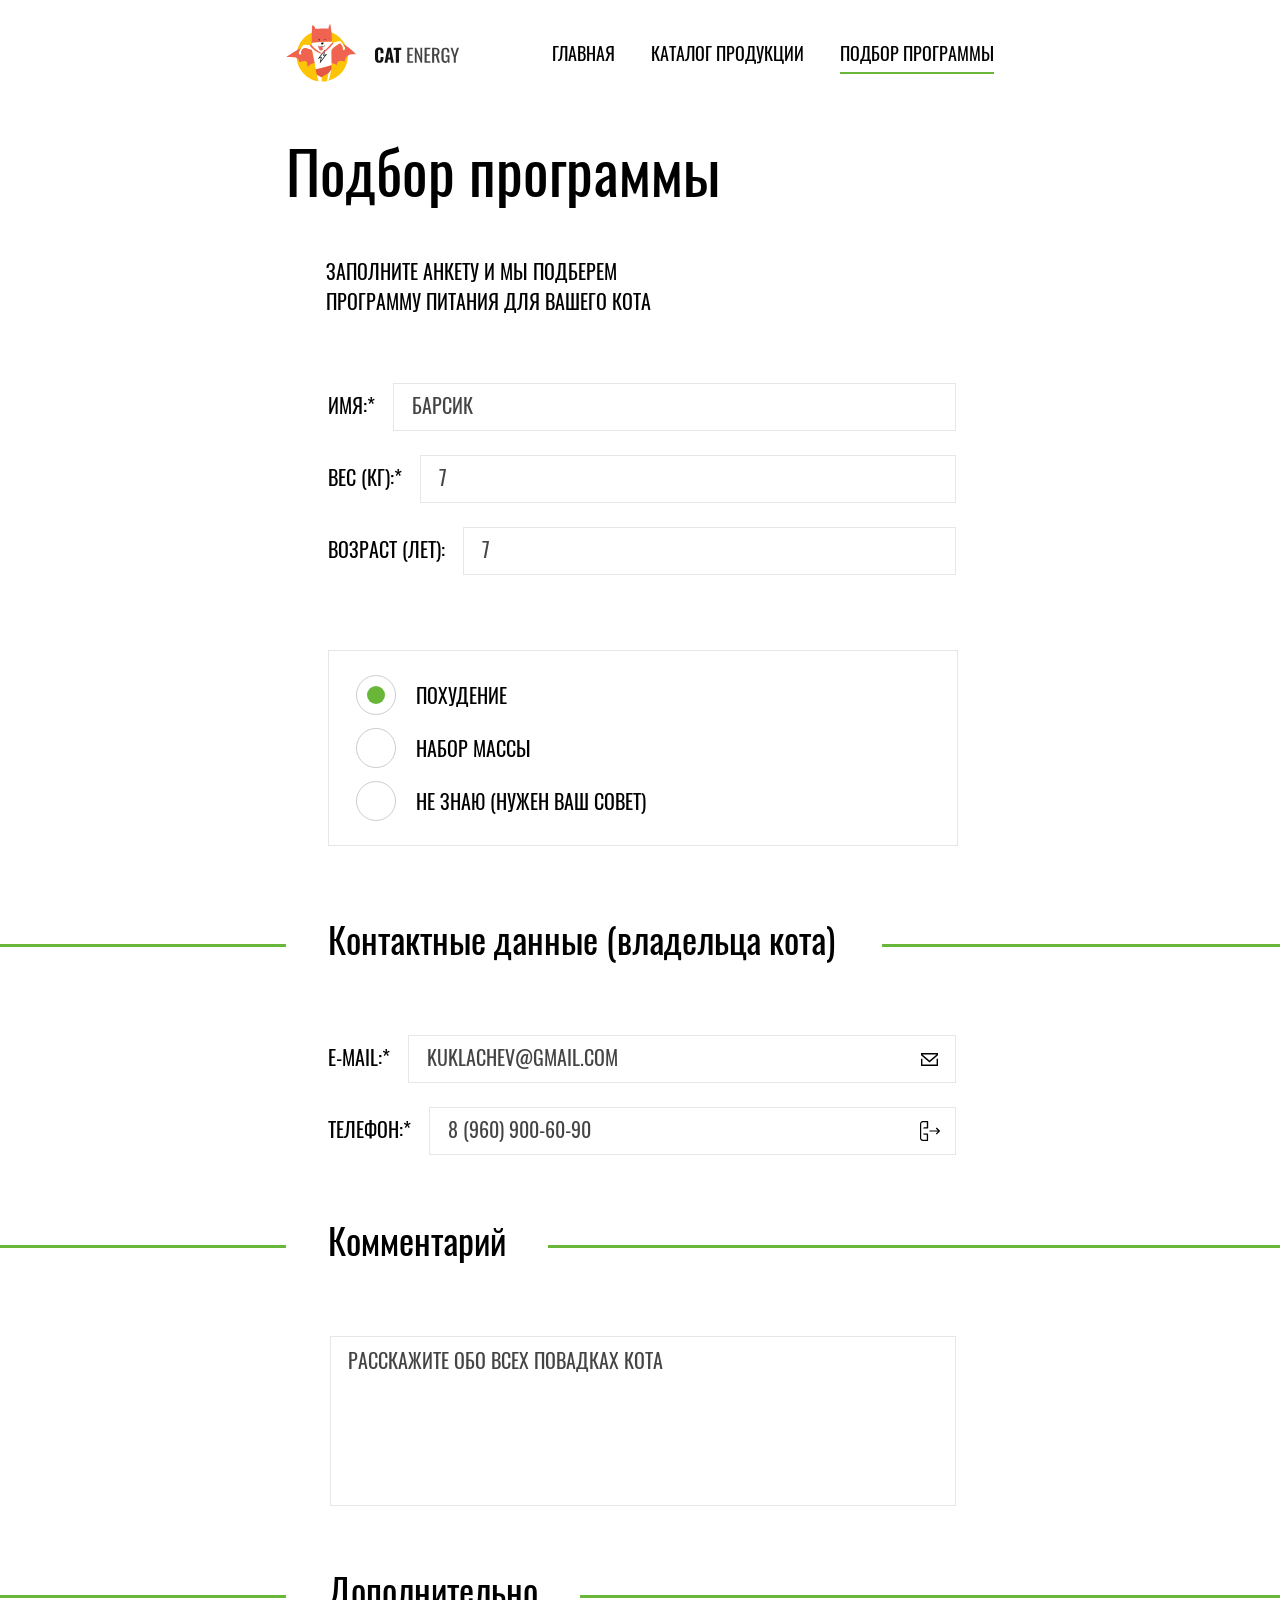
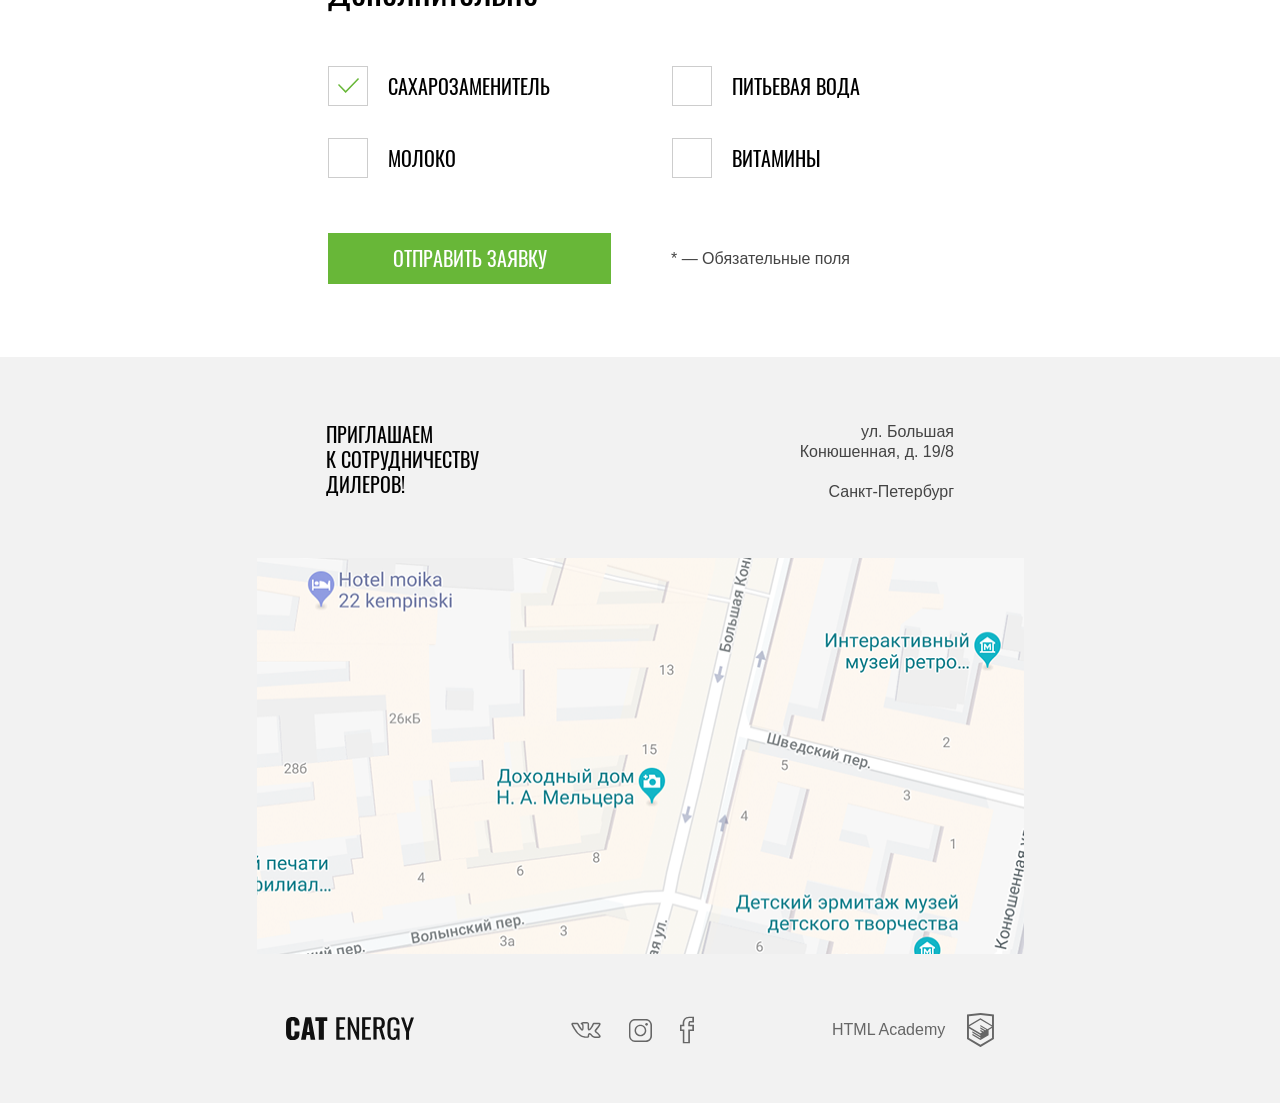
<file: form.html>
<!DOCTYPE html><html lang="ru"><head><meta charset="utf-8"><meta name="viewport" content="width=device-width,initial-scale=1"><title>HTML Academy: Кэт энерджи - форма заказа</title><link href="css/style.min.css" rel="stylesheet"><link rel="preload" href="/fonts/oswaldregular.woff2" as="font"><script src="vendor/picturefill.js"></script></head><body class="scroll-no"><div style="display:none;"><svg xmlns="http://www.w3.org/2000/svg" xmlns:xlink="http://www.w3.org/1999/xlink"><symbol id="sprite-htmlacademy" viewBox="0 0 27 34"><path d="M13.62.017L13.472 0 0 1.412v24.661l13.473 8.017 13.43-7.99.042-.025V1.412L13.62.017zm11.399 12.11L13.495 5.334l-.001-.104-.087.05-.088-.056v.109L1.925 12.118V3.147l11.548-1.212L25.02 3.147v8.98zm-11.614-5.34L24.923 13.5l-4.479 2.64-7.093-4.221-.014 1.415 5.904 3.513-.86.507-5.03-2.992-.014 1.415 3.827 2.275-.782.523-3.031-1.787-.014 1.413 1.853 1.091-1.8 1.081-11.356-6.751 11.371-6.835zm-11.48 8.34l11.411 6.791.016 1.044-7.942-4.728-.015 1.416 7.979 4.795.018 1.076-7.973-4.74-.013 1.414 8.021 4.822.046.025 8.143-4.872-.011-5.177 3.415-2.036v10.021L13.472 31.85 1.925 24.979v-9.852z"></path></symbol><symbol id="sprite-icon-fb" viewBox="0 0 10 19"><path d="M7.1,19H2v-8.8H0V5.8h1.9C1.8,3.8,2.1,2.4,3,1.4C3.8,0.5,5,0.1,6.5,0H10v4.2H7.2C7.1,4.4,7,5,7,5.8h3v4.4H7.1V19z M3.1,18 h2.8V9.1h2.9V6.8H5.9V6.3c0-1.4,0-2.6,0.7-3.1l0.1-0.1h2.1V1H6.5c-1.2,0.1-2,0.4-2.6,1c-0.8,0.8-1,2.3-0.8,4.2l0.1,0.6H1.1v2.3h2V18 z"></path></symbol><symbol id="sprite-icon-insta" viewBox="0 0 16.1 16"><style type="text/css"></style><path class="st0" d="M11.8,1C13.6,1,15,2.4,15,4.2v7.7c0,1.7-1.4,3.1-3.1,3.1H4.2C2.4,15,1,13.6,1,11.8V4.2C1,2.4,2.4,1,4.2,1H11.8 M11.8,0H4.2C1.9,0,0,1.9,0,4.2v7.7C0,14.1,1.9,16,4.2,16h7.7c2.3,0,4.2-1.9,4.2-4.2V4.2C16,1.9,14.1,0,11.8,0z"></path><path class="st0" d="M8,4.9c1.7,0,3.1,1.4,3.1,3.1S9.7,11.1,8,11.1S4.9,9.7,4.9,8S6.3,4.9,8,4.9 M8,3.9C5.7,3.9,3.9,5.7,3.9,8 s1.8,4.1,4.1,4.1s4.1-1.8,4.1-4.1S10.3,3.9,8,3.9z"></path><circle class="st0" cx="12.3" cy="3.7" r="0.9"></circle></symbol><symbol id="sprite-icon-mail" viewBox="0 0 17 13"><path d="M15.6,11.6H1.4V5.8H0V13h17V5.8h-1.4V11.6z M0,0v2.3l8.5,7.1L17,2.3V0H0z M15.6,1.6L8.5,7.5L1.4,1.6V1.4h14.2L15.6,1.6z"></path></symbol><symbol id="sprite-icon-phone" viewBox="0 0 20 20"><path d="M17.9,9.4H9.4v1.2h8.5l-2.1,2.1l0.9,0.9l3.1-3.1c0.2-0.2,0.2-0.6,0-0.9l-3.1-3.1l-0.9,0.9L17.9,9.4z"></path><path d="M8.1,19.4v-6.2c0-0.3-0.3-0.6-0.6-0.6H4.4l0,0H3.1l0,0c0,0.7,0.6,1.2,1.2,1.2h2.5v5H3.1c-1,0.1-1.8-0.7-1.9-1.7
  c0-0.1,0-0.1,0-0.2V3.1c0-1,0.8-1.8,1.7-1.8c0.1,0,0.1,0,0.2,0h3.7v5H4.4c-0.7,0-1.2,0.6-1.2,1.2h4.4c0.3,0,0.6-0.3,0.6-0.6V0.6
  C8.1,0.3,7.8,0,7.5,0H3.1C1.5-0.1,0.1,1.2,0,2.9C0,3,0,3.1,0,3.1v13.7c-0.1,1.7,1.2,3.1,2.9,3.1c0.1,0,0.2,0,0.2,0h4.4
  C7.8,20,8.1,19.7,8.1,19.4z"></path></symbol><symbol id="sprite-icon-vk" viewBox="0 0 22 12"><path d="M17.6,12c-0.3,0-0.9-0.1-1.5-0.5c-0.5-0.3-0.9-0.7-1.3-1.2c-0.3-0.3-0.9-0.9-1.1-0.9c-0.2,0.1-0.4,0.7-0.3,1.2 c0,0.1,0,0.6-0.3,0.9c-0.3,0.3-0.8,0.4-0.9,0.4h-1.4c-0.7,0-3.2-0.2-5.4-2.3C2.5,7.1,0.2,2.2,0.1,2C0,1.6-0.1,1.2,0.2,0.9 s0.8-0.4,1-0.4h3.1c0.1,0,0.4,0.1,0.7,0.3C5.3,1,5.4,1.3,5.5,1.4c0.7,1.5,1.5,2.8,2.6,4C8.2,5,8.3,4,8.2,3.1c0-0.4-0.1-0.8-0.2-1 C7.9,2,7.7,1.9,7.5,1.9L6.9,1.4c0-0.5,0.5-0.9,0.9-1.1C8.3,0.1,9.1,0,10.1,0h0.5c0.9,0,1.2,0.1,1.6,0.1c1.2,0.3,1.2,1.3,1.1,2.5v1.6 c0,0.3,0,0.8,0.1,1c0.2-0.1,0.6-0.5,1.5-1.9c0.6-0.9,1-1.9,1.1-2.1c0.1-0.3,0.4-0.7,1.2-0.7h3.4c0.7,0,1.2,0.2,1.3,0.7 c0.2,0.5,0.1,1.3-1.7,3.5c-0.3,0.3-0.5,0.6-0.7,0.9c-0.5,0.4-0.9,1-0.9,1.1s0.5,0.5,0.9,0.9c1.1,0.9,1.9,1.7,2.2,2.3 c0.4,0.6,0.3,1,0.2,1.3c-0.3,0.7-1.2,0.7-1.4,0.8h-2.8C17.7,12,17.6,12,17.6,12z M13.7,8.3c0.7,0,1.2,0.6,1.8,1.2 c0.4,0.4,0.7,0.8,1.1,1c0.5,0.3,1,0.3,1,0.3h2.9c0.1,0,0.3-0.1,0.4-0.1c0,0,0-0.1-0.1-0.1c-0.3-0.5-1-1.3-2-2.1 c-0.9-0.7-1.3-1.1-1.4-1.7c0-0.6,0.4-1.1,1.2-2.1c0.2-0.2,0.4-0.5,0.7-0.8c1.1-1.4,1.4-2,1.5-2.3h-3.9c0,0.4-0.5,1.5-1.1,2.4 c-1.4,2.1-2,2.4-2.5,2.4c-0.1,0-0.3,0-0.4-0.1c-0.7-0.4-0.7-1.4-0.7-2.1V3.9V2.6c0.1-1.3,0-1.3-0.3-1.4c-0.3-0.1-0.5-0.1-1.4-0.1H10 c-0.5,0-1,0-1.4,0.1l0.2,0.2c0.4,0.5,0.4,1.5,0.4,1.7c0.1,1.3,0,2.9-0.7,3.3c-0.1,0-0.2,0.1-0.4,0.1C7.5,6.5,6.8,5.8,5.6,4 C5,2.9,4.5,1.8,4.5,1.8s0-0.1-0.1-0.1S4.2,1.6,4.2,1.6H1.3H1.2c0.4,0.9,2.5,5,4.8,7.2c2,1.9,4.3,2,4.7,2h1.4c0,0,0.2,0,0.2-0.1v-0.1 c0-0.2,0-2,1.2-2.3C13.5,8.3,13.7,8.3,13.7,8.3z"></path></symbol></svg></div><header class="page-header"><div class="container"><a href="index.html" class="page-header__logo" aria-label="Переход на главную страницу"><picture><source media="(min-width:1300px)" srcset="img/logo-desktop.svg"><source media="(min-width:768px)" srcset="img/logo-tablet.svg"><img class="page-header__logo-image" src="img/logo-mobile.svg" width="192" height="48" alt="cat energy"></picture></a><nav class="main-nav main-nav--nojs"><button class="main-nav__button" type="button"></button><div class="main-nav__wrapper"><ul class="main-nav__list site-list list"><li class="site-list__item"><a href="index.html" class="site-list__link">Главная</a></li><li class="site-list__item"><a href="catalog.html" class="site-list__link">Каталог продукции</a></li><li class="site-list__item site-list__item--active"><a class="site-list__link">Подбор программы</a></li></ul></div></nav></div></header><main class="page-main"><form class="form" method="GET" action="#"><div class="container"><h1 class="form__title">Подбор программы</h1><p class="form__description">Заполните анкету и мы подберем программу питания для вашего кота</p><fieldset class="form__group form__group--about-cat"><legend class="visually-hidden">Информация о питомце</legend><ul class="form__list list"><li class="form__item"><label class="form__label" for="name">Имя:*</label> <input class="form__input" type="text" name="name" id="name" placeholder="Барсик" required=""></li><li class="form__item"><label class="form__label" for="weight">Вес (кг):*</label> <input class="form__input" type="number" name="weight" id="weight" placeholder="7" required=""></li><li class="form__item"><label class="form__label" for="age">Возраст (лет):</label> <input class="form__input" type="number" name="age" id="age" placeholder="7"></li></ul></fieldset><fieldset class="form__group form__group--selection-program"><legend class="visually-hidden">Выбор диеты</legend><ul class="form__list list"><li class="form__item"><input class="form__input visually-hidden" type="radio" name="diet" id="weight-down" checked=""> <label class="form__label" for="weight-down">Похудение</label></li><li class="form__item"><input class="form__input visually-hidden" type="radio" name="diet" id="weight-up"> <label class="form__label" for="weight-up">Набор массы</label></li><li class="form__item"><input class="form__input visually-hidden" type="radio" name="diet" id="not-know"> <label class="form__label" for="not-know">Не знаю (нужен ваш совет)</label></li></ul></fieldset><fieldset class="form__group form__group--contacts"><legend class="form__legend">Контактные данные (владельца кота)</legend><ul class="form__list list"><li class="form__item"><label class="form__label" for="email">E-mail:*</label><div class="input-wrapper"><input class="form__input" type="email" name="email" id="email" placeholder="kuklachev@gmail.com" required=""> <svg class="email-logo" width="17" height="13"><use xlink:href="#sprite-icon-mail"></use></svg></div></li><li class="form__item"><label class="form__label" for="tel">телефон:*</label><div class="input-wrapper"><input class="form__input" type="tel" name="tel" id="tel" placeholder="8 (960) 900-60-90" required=""> <svg class="phone-logo" width="20" height="20"><use xlink:href="#sprite-icon-phone"></use></svg></div></li></ul></fieldset><fieldset class="form__group form__group--comment"><legend class="form__legend">Комментарий</legend><textarea class="form__input form-textarea-field" name="comment" aria-label="Поле для ввода вашего комментария" placeholder="Расскажите обо всех повадках кота"></textarea></fieldset><fieldset class="form__group form__group--extra-product"><legend class="form__legend">Дополнительно</legend><ul class="form__list list"><li class="form__item"><input class="form__input visually-hidden" type="checkbox" name="sweetener" id="sweetener" checked=""> <label class="form__label" for="sweetener">Сахарозаменитель</label></li><li class="form__item"><input class="form__input visually-hidden" type="checkbox" name="water" id="water"> <label class="form__label" for="water">Питьевая вода</label></li><li class="form__item"><input class="form__input visually-hidden" type="checkbox" name="milk" id="milk"> <label class="form__label" for="milk">Молоко</label></li><li class="form__item"><input class="form__input visually-hidden" type="checkbox" name="vitamins" id="vitamins"> <label class="form__label" for="vitamins">Витамины</label></li></ul></fieldset><div class="button-wrapper"><button class="form__button button" type="submit">Отправить заявку</button> <span class="form__note">* — Обязательные поля</span></div></div></form><section class="contacts contacts--background"><h2 class="visually-hidden">Контакты</h2><div class="container"><div class="contacts__wrapper"><b class="contacts__title">Приглашаем<br>к сотрудничеству дилеров!</b><address class="contacts__address">ул. Большая Конюшенная, д. 19/8 <span class="contacts__city">Санкт-Петербург</span></address></div></div><div class="contacts__map-wrapper"><iframe src="https://www.google.com/maps/embed?pb=!1m18!1m12!1m3!1d1998.6036253003151!2d30.32085871621117!3d59.9387191690541!2m3!1f0!2f0!3f0!3m2!1i1024!2i768!4f13.1!3m3!1m2!1s0x4696310fca145cc1%3A0x42b32648d8238007!2z0JHQvtC70YzRiNCw0Y8g0JrQvtC90Y7RiNC10L3QvdCw0Y8g0YPQuy4sIDE5LzgsINCh0LDQvdC60YIt0J_QtdGC0LXRgNCx0YPRgNCzLCAxOTExODY!5e0!3m2!1sru!2sru!4v1560887735282!5m2!1sru!2sru" style="border:0" allowfullscreen=""></iframe></div></section></main><footer class="page-footer"><div class="container"><a class="page-footer__logo" href="index.html" aria-label="Переход на главную страницу"><img class="page-footer__logo-image" src="img/logo-footer.svg" width="128" height="24" alt="Cat energy"></a><ul class="page-footer__social social list"><li class="social__item"><a class="social__link" href="#"><span class="visually-hidden">Мы в Вконтакте</span> <svg class="icon-vkontacte" width="22" height="12"><use xlink:href="#sprite-icon-vk"></use></svg></a></li><li class="social__item"><a class="social__link" href="#"><span class="visually-hidden">Мы в Инстаграме</span> <svg class="icon-instagram" width="16" height="16"><use xlink:href="#sprite-icon-insta"></use></svg></a></li><li class="social__item"><a class="social__link" href="#"><span class="visually-hidden">Мы в Фейсбуке</span> <svg class="icon-facebook" width="10" height="19"><use xlink:href="#sprite-icon-fb"></use></svg></a></li></ul><div class="page-footer__copyright copyright"><a class="copyright__link" href="https://htmlacademy.ru/intensive/adaptive"><span>HTML Academy</span> <svg width="27" height="34"><use xlink:href="#sprite-htmlacademy"></use></svg></a></div></div></footer><script src="js/script.min.js"></script></body></html>
</file>
<file: css/style.min.css>
@charset "UTF-8";@font-face{font-family:"Oswald";src:local("Oswald"),url(../fonts/oswaldregular.woff2),url(../fonts/oswaldregular.woff);font-weight:400;font-display:swap}
/*! normalize.css v8.0.1 | MIT License | github.com/necolas/normalize.css */
html{line-height:1.15;-webkit-text-size-adjust:100%;-webkit-box-sizing:border-box;box-sizing:border-box}body{font-size:16px;line-height:20px;min-width:320px;margin:0;padding:0;font-family:"Oswald","Arial",sans-serif;color:#000;background-color:#fff;font-weight:400;counter-reset:section}details,main{display:block}h1{font-size:2em;margin:.67em 0}hr{-webkit-box-sizing:content-box;box-sizing:content-box;height:0;overflow:visible}code,kbd,pre,samp{font-family:monospace,monospace;font-size:1em}a{background-color:transparent;text-decoration:none}abbr[title]{border-bottom:none;-webkit-text-decoration:underline dotted;text-decoration:underline dotted}b,strong{font-weight:bolder}small{font-size:80%}sub,sup{font-size:75%;line-height:0;position:relative;vertical-align:baseline}sub{bottom:-.25em}sup{top:-.5em}img{border-style:none;max-width:100%;height:auto}button,input,optgroup,select,textarea{font-family:inherit;font-size:100%;line-height:1.15;margin:0}button,input{overflow:visible}button,select{text-transform:none}[type=button],[type=reset],[type=submit],button{-webkit-appearance:button}[type=button]::-moz-focus-inner,[type=reset]::-moz-focus-inner,[type=submit]::-moz-focus-inner,button::-moz-focus-inner{border-style:none;padding:0}[type=button]:-moz-focusring,[type=reset]:-moz-focusring,[type=submit]:-moz-focusring,button:-moz-focusring{outline:1px dotted ButtonText}fieldset{padding:.35em .75em .625em}legend{color:inherit;display:table;max-width:100%;white-space:normal}progress{vertical-align:baseline}textarea{overflow:auto}[type=checkbox],[type=radio],legend{-webkit-box-sizing:border-box;box-sizing:border-box;padding:0}[type=number]::-webkit-inner-spin-button,[type=number]::-webkit-outer-spin-button{height:auto}[type=search]{-webkit-appearance:textfield;outline-offset:-2px}[type=search]::-webkit-search-decoration{-webkit-appearance:none}::-webkit-file-upload-button{-webkit-appearance:button;font:inherit}summary{display:list-item}[hidden],template{display:none}*,::after,::before{-webkit-box-sizing:inherit;box-sizing:inherit}.visually-hidden:not(:focus):not(:active),input[type=checkbox].visually-hidden,input[type=radio].visually-hidden{position:absolute;width:1px;height:1px;margin:-1px;border:0;padding:0;white-space:nowrap;-webkit-clip-path:inset(100%);clip-path:inset(100%);clip:rect(0 0 0 0);overflow:hidden}.container{width:320px;margin:0 auto;padding:0 20px}.scroll-no{overflow-x:hidden}.button{display:inline-block;padding-top:11px;padding-bottom:9px;vertical-align:middle;text-transform:uppercase;text-align:center;font:inherit;font-size:16px;font-weight:20px;color:#fff;background-color:#68b738;border:0}.button:focus,.button:hover{background-color:#5eaa2f}.button:active{color:rgba(255,255,255,.3)}.list{list-style:none;margin:0;padding:0}@media (min-width:768px){.container{width:768px;margin:0 auto;padding:0 30px}}@media (min-width:1300px){.container{width:1300px;margin:0 auto;padding:0 40px}.extra-promo-wrapper .container{display:-webkit-box;display:-ms-flexbox;display:flex;-webkit-box-pack:justify;-ms-flex-pack:justify;justify-content:space-between;margin-bottom:86px}}.site-list{text-align:center}.site-list__item::before{content:"";position:absolute;display:block;width:100vw;height:1px;left:calc((100vw - 320px)/-2);background-color:#e6e6e6}.site-list__item a[href]:focus,.site-list__item a[href]:hover{opacity:.6}.site-list__item a[href]:active{opacity:.3}.site-list__link{display:block;padding:25px 0;font-size:20px;line-height:20px;font-weight:700;color:#000;text-transform:uppercase}@media (min-width:768px){.site-list{display:-webkit-box;display:-ms-flexbox;display:flex;-ms-flex-wrap:wrap;flex-wrap:wrap;-webkit-box-pack:end;-ms-flex-pack:end;justify-content:flex-end;width:500px}.site-list__item{margin-left:36px}.site-list__item::before{display:none}.site-list__item,.site-list__item--active{position:relative}.site-list__item--active::after{content:"";position:absolute;right:0;left:0;bottom:17px;height:2px;background:#68b738}.site-list__link{font-size:18px;line-height:25px;font-weight:400;color:#000}}@media (min-width:1300px){.site-list{width:610px}.site-list__link{font-size:20px;line-height:28.9px}.site-list--white .site-list__link{color:#fff}.site-list--white .site-list__item::after{background:#fff}}.selection-program{margin-bottom:22px;text-align:center;color:#fff;background-image:linear-gradient(#5eaa2f 305px,#fff 305px)}.selection-program .container{position:relative;background-image:url(../img/index-background-mobile.jpg);background-repeat:no-repeat}@media (-webkit-min-device-pixel-ratio:1.5),(min-resolution:1.5dppx){.selection-program .container{background-image:url(../img/index-background-mobile@2x.jpg);background-repeat:no-repeat;background-size:320px 305px}}.selection-program__title{padding-top:27px;margin:0 0 24px;font-size:36px;line-height:36px;font-weight:400}.selection-program__slogan{display:block;margin-bottom:302px;font-size:14px;line-height:14px;font-weight:400;text-transform:uppercase}.selection-program__button{width:280px;font-size:14px;line-height:18px;padding-bottom:12px}.selection-program__image{position:absolute;bottom:43px;left:20px}@media (min-width:768px){.selection-program{margin-bottom:23px;padding-top:45px;padding-bottom:505px;text-align:left;color:#000;background-image:none}.selection-program .container{padding-left:117px;background-image:none}.selection-program__title{width:420px;margin-bottom:42px;padding-top:2px;font-size:60px;line-height:60px;font-weight:400}.selection-program__slogan{margin-bottom:48px;font-size:20px;line-height:20px;text-transform:uppercase}.selection-program__image{width:709px;height:609px;bottom:-528px;left:30px;z-index:-1}.selection-program__button{width:245px;padding-top:15px;padding-bottom:17px;font-size:20px;line-height:20px}}@media (min-width:1300px){.selection-program .container{padding-left:120px}.selection-program{padding-top:95px;padding-bottom:188px;margin-bottom:80px;text-align:left;color:#000}.selection-program__slogan{margin-bottom:51px}.selection-program__image{width:552px;height:499px;bottom:-131px;left:490px}}.categories__item{padding:35px 21px 0;margin-bottom:20px;background-color:#f2f2f2}.categories__link{display:-webkit-box;display:-ms-flexbox;display:flex;-webkit-box-align:center;-ms-flex-align:center;align-items:center;padding-top:20px;padding-bottom:21px;font-size:16px;line-height:16px;text-transform:uppercase;color:#000;border-top:1px solid #d9d9d9}.categories__link::after{content:url(../img/icon-right-arrow-long.svg);margin-left:12px;margin-top:-2px}.categories__link:focus::after,.categories__link:hover::after{content:url(../img/icon-right-arrow-verylong.svg)}.categories__link:active{opacity:.3}.categories__title{position:relative;margin-top:0;margin-bottom:33px;padding-left:71px;font-size:24px;line-height:27px;font-weight:400;text-transform:uppercase}.categories__title::before{position:absolute;content:"";width:50px;height:50px;left:2px;top:-12px;border-radius:50%;background-color:#68b738}.categories__title::after{position:absolute;content:"";background-position:50% 50%;z-index:1}.categories__title--weight-down::after{width:35px;height:49px;top:-15px;left:10px;background-image:url(../img/icon-cat-slim.svg);background-repeat:no-repeat}.categories__title--weight-up::after{width:67px;height:28px;top:0;left:-7px;background-image:url(../img/icon-cat-pro.svg);background-repeat:no-repeat}.categories__description{margin:0 0 23px;font-family:"Arial",sans-serif;font-size:14px;line-height:18px;color:#444}@media (min-width:768px){.categories__list{margin-bottom:47px}.categories__item{margin-bottom:30px;padding-left:54px;padding-top:76px;padding-bottom:42px}.categories__title{margin-bottom:27px;padding-left:0;font-size:36px;line-height:37px}.categories__description{width:340px;margin-bottom:34px;font-size:16px;line-height:24px}.categories__title::before{width:200px;height:200px;left:392px;top:18px}.categories__title--weight-down::after{width:140px;height:194px;top:5px;left:425px}.categories__title--weight-up::after{width:268px;height:112px;top:60px;left:360px}.categories__link{font-size:20px;line-height:20px;border:0}.categories__link::after{margin-left:23px;margin-top:-6px}}@media (min-width:1300px){.categories__item,.categories__list{display:-webkit-box;display:-ms-flexbox;display:flex}.categories__list{-ms-flex-wrap:wrap;flex-wrap:wrap;-webkit-box-pack:justify;-ms-flex-pack:justify;justify-content:space-between;margin-bottom:45px}.categories__item{-webkit-box-orient:vertical;-webkit-box-direction:normal;-ms-flex-direction:column;flex-direction:column;width:570px;min-height:372px}.categories__title{padding-left:161px;margin-bottom:74px}.categories__description{width:100%;margin-bottom:10px}.categories__link{margin-top:auto}.categories__title--weight-down::after{width:70px;height:97px;top:-35px;left:12px}.categories__title--weight-up::after{width:134px;height:56px;top:-8px;left:-20px}.categories__title::before{width:100px;height:100px;left:-2px;top:-30px}}.advantages{margin-bottom:47px}.advantages__title{margin-top:-3px;font-size:36px;line-height:60px;font-weight:400}.advantages__item{position:relative;margin-bottom:26px;padding-left:80px;font-family:"Arial",sans-serif;font-size:14px;line-height:18px;color:#444}.advantages__item::before{content:"";position:absolute;width:60px;height:60px;left:0;top:-2px;background-color:#68b738;text-align:center}.advantages__item--eco::before{background-image:url(../img/advantage-leaf@1x.png);background-repeat:no-repeat;background-position:50% 50%;background-size:50px 50px}@media (-webkit-min-device-pixel-ratio:1.5),(min-resolution:1.5dppx){.advantages__item--eco::before{background-image:url(../img/advantage-leaf@2x.png);background-repeat:no-repeat;background-size:50px 50px}}.advantages__item--to-cook::before{background-image:url(../img/advantage-powder@1x.png);background-repeat:no-repeat;background-position:50% 50%}@media (-webkit-min-device-pixel-ratio:1.5),(min-resolution:1.5dppx){.advantages__item--to-cook::before{background-image:url(../img/advantage-powder@2x.png);background-repeat:no-repeat;background-size:50px 50px}}.advantages__item--hearty::before{background-image:url(../img/advantage-dining@1x.png);background-repeat:no-repeat;background-position:50% 50%}@media (-webkit-min-device-pixel-ratio:1.5),(min-resolution:1.5dppx){.advantages__item--hearty::before{background-image:url(../img/../img/advantage-dining@2x.png);background-repeat:no-repeat;background-size:50px 50px}}.advantages__item--quickly::before{background-image:url(../img/advantage-clock@1x.png);background-repeat:no-repeat;background-position:50% 50%}@media (-webkit-min-device-pixel-ratio:1.5),(min-resolution:1.5dppx){.advantages__item--quickly::before{background-image:url(../img/advantage-clock@2x.png);background-repeat:no-repeat;background-size:50px 50px}}@media (min-width:768px){.advantages{margin-bottom:0}.advantages__title{margin-bottom:73px;font-size:60px;line-height:60px}.advantages__list{display:-webkit-box;display:-ms-flexbox;display:flex;-ms-flex-wrap:wrap;flex-wrap:wrap;-webkit-box-pack:justify;-ms-flex-pack:justify;justify-content:space-between}.advantages__item{width:245px;margin-right:79px;margin-bottom:132px;padding-left:0;padding-top:112px;font-size:16px;line-height:24px}.advantages__item::before{top:0;left:0;width:80px;height:80px;margin-bottom:32px}.advantages__item::after{content:counter(section);position:absolute;counter-increment:section;top:-37px;right:0;font-family:"Oswald","Arial",sans-serif;font-size:281px;line-height:281px;color:#f2f2f2;z-index:-1}}@media (min-width:1300px){.advantages__list{display:-webkit-box;display:-ms-flexbox;display:flex;-ms-flex-wrap:wrap;flex-wrap:wrap;-webkit-box-pack:start;-ms-flex-pack:start;justify-content:flex-start}.advantages__item{width:245px;margin-right:80px;margin-bottom:75px}.advantages__item:nth-child(4n){margin-right:0}}.example{padding-top:15px;padding-bottom:36px;background-color:#f2f2f2}.example__title{margin-top:0;margin-bottom:24px;font-size:36px;line-height:60px;font-weight:400}.example__indicator,.example__indicator-wrapper{display:-webkit-box;display:-ms-flexbox;display:flex}.example__indicator-wrapper{-webkit-box-pack:justify;-ms-flex-pack:justify;justify-content:space-between;margin-bottom:20px}.example__indicator{-webkit-box-orient:vertical;-webkit-box-direction:normal;-ms-flex-direction:column;flex-direction:column;-webkit-box-align:center;-ms-flex-align:center;align-items:center;margin:0}.example__value{width:124px;height:56px;margin:0;padding-top:12px;font-size:24px;line-height:24px;text-transform:uppercase;text-align:center;border:1px solid #cdcdcd;border-radius:2px}.example__name{width:88px;margin-top:-10px;margin-left:0;padding:0 14px;font-family:"Arial",sans-serif;font-size:12px;line-height:12px;color:#444;background-color:#f2f2f2;text-align:center}.example__total{display:block;padding-left:47px;margin-bottom:35px;font-size:14px;line-height:20px;text-transform:uppercase;font-weight:400}.example__description{margin-top:0;margin-bottom:25px;font-family:"Arial",sans-serif;font-size:14px;line-height:18px;color:#444}.example__slider{margin:auto}@media (min-width:768px){.example{margin-top:-30px;padding-top:43px;padding-bottom:64px;background-image:linear-gradient(#fff 620px,#f2f2f2 620px);border-top:1px solid #e6e6e6}.example__content-wrapper{display:-webkit-box;display:-ms-flexbox;display:flex;-ms-flex-wrap:wrap;flex-wrap:wrap;-webkit-box-pack:justify;-ms-flex-pack:justify;justify-content:space-between;margin-bottom:60px}.example__title{font-size:60px;line-height:60px;margin-bottom:65px}.example__description{font-size:16px;line-height:24px;margin-bottom:54px}.example__indicator-wrapper{width:366px}.example__value{width:162px;height:72px;padding-top:14px;font-size:30px;line-height:37px}.example__name{width:145px;margin-top:-10px;padding:0 5px;font-size:14px;line-height:14px;background-color:#fff}.example__total{width:176px;padding:0;margin-top:6px;text-align:right;font-size:20px;line-height:30px}}@media (min-width:1300px){.example{margin-top:0;padding:0 0 36px;background-image:linear-gradient(#fff 186px,#f2f2f2 186px);border-top:none}.example .container{display:-webkit-box;display:-ms-flexbox;display:flex;-webkit-box-align:start;-ms-flex-align:start;align-items:flex-start;-webkit-box-pack:justify;-ms-flex-pack:justify;justify-content:space-between}.example__content-wrapper{-webkit-box-pack:start;-ms-flex-pack:start;justify-content:flex-start;width:436px;margin-top:52px;margin-bottom:0}.example__indicator-wrapper{margin-bottom:44px}.example__title{margin-bottom:146px}.example__description{margin-bottom:69px}.example__total{width:100%;text-align:left}.example__amount{padding-left:60px}.example__name{background-color:#f2f2f2}.example__slider{margin:0 -40px 0 0}}.slider{width:320px;margin-left:-20px}.slider__toggles{display:-webkit-box;display:-ms-flexbox;display:flex;-webkit-box-pack:justify;-ms-flex-pack:justify;justify-content:space-between;width:210px;margin:26px auto 0}.slider__toggle{line-height:20px;font:inherit;text-transform:uppercase;background-color:transparent;border:0;cursor:pointer}.slider__toggle:focus,.slider__toggle:hover{opacity:.6}.form__input[type=checkbox]+.form__label:active,.form__input[type=radio]+.form__label:active,.slider__toggle:active{opacity:.3}.slider__controls{display:-webkit-box;display:-ms-flexbox;display:flex;-webkit-box-pack:justify;-ms-flex-pack:justify;justify-content:space-between;-webkit-box-align:center;-ms-flex-align:center;align-items:center;width:84px;height:14px;padding:3px 5px;background-color:#fff;border:1px solid #cdcdcd;border-radius:6px;-ms-flex-item-align:center;align-self:center}.slider__scale{width:36px;height:6px;background-color:#68b738;border-radius:3px}.slider--after .slider__image--before,.slider--before .slider__image--after{display:none}.slider--after .slider__scale--left,.slider--before .slider__scale--right{opacity:0}@media (min-width:768px){.slider{width:690px;margin-left:15px}.slider__toggles{width:570px;margin-top:8px}.slider__image--after,.slider__image--before{width:690px;height:517px}.slider__toggle{padding:6px 0;font-size:20px;line-height:20px;border-bottom:1px dotted #989898}.slider__toggle:hover{border-bottom:1px solid #989898;opacity:1}.slider__toggle:active{border-bottom:none;opacity:1}.slider__controls{width:428px;height:6px;border:0;background-color:#dcdcdc}.slider__scale{width:34px;height:34px;border:12px solid #fff;background-color:#68b738;border-radius:50%;-webkit-box-shadow:0 0 0 1px #cdcdcd,0 3px 5px 0 #cdcdcd;box-shadow:0 0 0 1px #cdcdcd,0 3px 5px 0 #cdcdcd;cursor:-webkit-grab;cursor:grab}.slider__scale:focus,.slider__scale:hover{-webkit-box-shadow:0 0 0 1px #cdcdcd,0 4px 4px 1px #cdcdcd;box-shadow:0 0 0 1px #cdcdcd,0 4px 4px 1px #cdcdcd}.slider__scale:active{-webkit-box-shadow:0 0 0 2px #68b738,0 4px 5px 0 #cdcdcd;box-shadow:0 0 0 2px #68b738,0 4px 5px 0 #cdcdcd}}@media (min-width:1300px){.slider__toggles{margin-top:28px;margin-left:79px}}.contacts--background{background-color:#f2f2f2}.contacts__wrapper{display:-webkit-box;display:-ms-flexbox;display:flex;padding-top:27px;padding-bottom:26px;-webkit-box-pack:justify;-ms-flex-pack:justify;justify-content:space-between}.contacts__title{width:50%;font-size:16px;line-height:20px;font-weight:400;text-transform:uppercase}.contacts__address{width:50%;font-family:"Arial",sans-serif;font-size:14px;line-height:20px;font-style:normal;color:#444}.contacts__map-wrapper{min-height:362px;background-image:url(../img/bg-map-mobile@1x.png);background-repeat:no-repeat;background-position:50% 50%}@media (-webkit-min-device-pixel-ratio:1.5),(min-resolution:1.5dppx){.contacts__map-wrapper{background-image:url(../img/bg-map-mobile@2x.png);background-repeat:no-repeat;background-size:320px 362px}}.contacts--grey{background-color:#f2f2f2}.contacts__map-wrapper iframe{display:block;width:100%;height:362px}@media (min-width:768px){.contacts__wrapper{padding:65px 40px 56px}.contacts__title{padding-right:150px;font-size:20px;line-height:25px}.contacts__address{padding-left:120px;text-align:right;font-size:16px;line-height:20px}.contacts__city{display:block;margin-top:20px}.contacts__map-wrapper{min-height:396px;background-image:url(../img/bg-map-tablet@1x.png);background-repeat:no-repeat;background-size:767px 396px;background-position:50% 50%}}@media (min-width:768px) and (-webkit-min-device-pixel-ratio:1.5),(min-width:768px) and (min-resolution:1.5dppx){.contacts__map-wrapper{background-image:url(../img/bg-map-tablet@2x.png);background-repeat:no-repeat;background-size:767px 396px}}@media (min-width:768px){.contacts__map-wrapper iframe{height:396px}}@media (min-width:1300px){.contacts .container{position:relative}.contacts__wrapper{position:absolute;width:570px;padding:66px 77px 55px;background-color:#fff;top:94px;left:40px}.contacts__title{padding-right:40px}.contacts__address{padding-left:40px;text-align:left}.contacts__map-wrapper{min-height:400px;background-image:url(../img/bg-map-desktop@1x.png);background-repeat:no-repeat;background-size:1440px 400px;background-position:50% 50%}}@media (min-width:1300px) and (-webkit-min-device-pixel-ratio:1.5),(min-width:1300px) and (min-resolution:1.5dppx){.contacts__map-wrapper{background-image:url(../img/bg-map-desktop@2x.png);background-repeat:no-repeat;background-size:1440px 400px}}@media (min-width:1300px){.contacts__map-wrapper iframe{height:400px}}.page-footer{padding-top:39px;padding-bottom:25px;background-color:#f2f2f2;text-align:center}.page-footer__logo{display:block;margin-bottom:29px}.page-footer__logo:focus,.page-footer__logo:hover{opacity:.8}.page-footer__logo:active{opacity:.6}.page-footer__social{padding-right:10px;padding-top:17px;padding-bottom:13px;border-top:1px solid #d9d9d9;border-bottom:1px solid #d9d9d9}.page-footer__copyright{padding-top:21px}@media (min-width:768px){.page-footer{padding-top:57px;padding-bottom:54px}.page-footer .container{display:-webkit-box;display:-ms-flexbox;display:flex;-webkit-box-pack:justify;-ms-flex-pack:justify;justify-content:space-between;-webkit-box-align:center;-ms-flex-align:center;align-items:center}.page-footer__logo{margin:0}.page-footer__social{padding:0;margin-left:19px;border:0}.page-footer__copyright{padding:0}}.social{display:-webkit-box;display:-ms-flexbox;display:flex;-ms-flex-wrap:wrap;flex-wrap:wrap;width:280px;-webkit-box-pack:center;-ms-flex-pack:center;justify-content:center;-webkit-box-align:center;-ms-flex-align:center;align-items:center}.social__item{margin:5px 19px}.social__link{display:-webkit-box;display:-ms-flexbox;display:flex;-webkit-box-pack:center;-ms-flex-pack:center;justify-content:center;-webkit-box-align:center;-ms-flex-align:center;align-items:center;fill:#666}.social__link:focus,.social__link:hover{fill:#68b738}.social__link:active{fill:#68b738;opacity:.3}@media (min-width:768px){.social{width:324px;border:0}.social__item{margin:5px 14px}.icon-vkontacte{width:30px;height:16px}.icon-instagram{width:23px;height:23px}.icon-facebook{width:14px;height:28px}}.copyright__link{width:280px;display:-webkit-box;display:-ms-flexbox;display:flex;-webkit-box-pack:justify;-ms-flex-pack:justify;justify-content:space-between;-webkit-box-align:center;-ms-flex-align:center;align-items:center;font-family:"Arial",sans-serif;font-size:16px;line-height:16px;color:#666;fill:#666}.copyright__link:focus,.copyright__link:hover{fill:#68b738}.copyright__link:active{fill:#68b738;opacity:.3}@media (min-width:768px){.copyright__link{width:162px}}.catalog{margin-bottom:25px}.catalog__title{position:relative;padding-top:16px;margin-top:0;margin-bottom:28px;font-size:36px;line-height:60px;font-weight:400}.catalog__title::before{content:"";position:absolute;display:block;width:100vw;height:1px;top:0;left:calc((100vw - 320px)/(-2) - 20px);background-color:#ededed}.catalog__item{margin-top:-1px;margin-left:-20px;margin-right:-20px}@media (min-width:768px){.catalog{margin-bottom:4px}.catalog__list{display:-webkit-box;display:-ms-flexbox;display:flex;-ms-flex-wrap:wrap;flex-wrap:wrap}.catalog__title{padding-top:46px;margin-bottom:84px;font-size:60px;line-height:60px}.catalog__title::before{display:none}.catalog__item{margin:0 60px 59px 0}.catalog__item:nth-child(2n){margin-right:0}}@media (min-width:1300px){.catalog__list{margin-bottom:11px}.catalog__title{padding-top:62px;font-size:60px;line-height:60px}.catalog__item{margin-right:80px;margin-bottom:60px}.catalog__item:nth-child(2n){margin-right:80px}.catalog__item:nth-child(4n){margin-right:0}}.product-item,.product-item__wrapper{display:-webkit-box;display:-ms-flexbox;display:flex}.product-item{position:relative;-ms-flex-wrap:wrap;flex-wrap:wrap;-webkit-box-align:start;-ms-flex-align:start;align-items:flex-start;padding-left:20px;padding-right:20px;padding-bottom:24px;border:1px solid #ededed}.product-item__wrapper{width:138px;-webkit-box-pack:justify;-ms-flex-pack:justify;justify-content:space-between}.product-item__name{width:50%;margin-right:10px;word-break:break-all}.product-item__value{margin-left:auto;word-break:break-all}.product-item__product-name{width:80px;margin-top:22px;margin-bottom:12px;word-break:break-all;font-size:16px;line-height:20px;font-weight:400;text-transform:uppercase}.product-item__description{font-family:"Arial",sans-serif;font-size:12px;line-height:16px;color:#444}.product-item__button{width:100%}.product-item__link{color:#000}.product-item__image{display:block}@media (min-width:768px){.product-item{-webkit-box-orient:vertical;-webkit-box-direction:normal;-ms-flex-direction:column;flex-direction:column;-webkit-box-pack:end;-ms-flex-pack:end;justify-content:flex-end;-webkit-box-align:center;-ms-flex-align:center;align-items:center;width:324px;min-height:512px;padding:0 0 40px;border:0;background-image:linear-gradient(#fff 81px,#f2f2f2 81px)}.product-item__image{margin-bottom:37px}.product-item__product-name{width:130px;margin:0 auto 20px;text-align:center;font-size:20px;line-height:20px}.product-item__description{margin-bottom:31px;font-family:"Arial",sans-serif;font-size:16px;line-height:16px;color:#444}.product-item__wrapper{width:248px;padding-top:7px;padding-bottom:8px;border-bottom:1px solid #cdcdcd;font-size:16px;line-height:16px}.product-item__name{width:50%;margin-right:10px;word-break:break-all}.product-item__button{width:249px}}@media (min-width:1300px){.product-item{width:245px}.product-item__wrapper{width:169px;border-bottom:1px solid #cdcdcd}.product-item__button{width:169px}}.extra{padding-top:4px;margin-bottom:39px}.extra__title{position:relative;display:inline-block;margin-top:0;margin-bottom:35px;padding-right:23px;background-color:#fff;font-size:24px;line-height:24px;font-weight:400}.extra__title::after{content:"";position:absolute;width:100vw;height:3px;top:60%;z-index:-1;background-color:#68b738}.extra__item{margin-top:-1px}@media (min-width:768px){.extra{margin-bottom:69px}.extra__title{margin-bottom:81px;padding:0 37px;font-size:36px;line-height:36px}.extra__title::after{left:calc((100vw - 708px)/-2)}}@media (min-width:1300px){.extra{margin-bottom:0}.extra__title{margin-left:-38px}.extra__title::after{left:calc((100vw - 1220px)/-2 + 40px)}}.extra-product-item{display:-webkit-box;display:-ms-flexbox;display:flex;-ms-flex-wrap:wrap;flex-wrap:wrap;-webkit-box-pack:start;-ms-flex-pack:start;justify-content:flex-start;-webkit-box-align:baseline;-ms-flex-align:baseline;align-items:baseline;padding-top:13px;padding-bottom:17px;border-top:1px solid #ededed;border-bottom:1px solid #ededed}.extra-product-item__title{margin-top:0;margin-bottom:13px;font-size:16px;line-height:16px;font-weight:400;text-transform:uppercase;word-break:break-all}.extra-product-item__name,.extra-product-item__value{margin-bottom:15px;font-family:"Arial",sans-serif;font-size:14px;line-height:14px;color:#444;word-break:break-all}.extra-product-item__name{width:50%;margin-right:40px}.extra-product-item__value{margin-left:auto}.extra-product-item__button{width:100%}.extra-product-item__link{color:#000;width:100%}@media (min-width:768px){.extra-product-item{border:1px solid #ededed;padding:25px 36px 28px 38px}.extra-product-item__name,.extra-product-item__value{width:75px;text-align:right;font-size:16px;line-height:20px}.extra-product-item__name{width:212px;margin-right:20px}.extra-product-item__link{width:285px;margin-right:40px}.extra-product-item__title{font-size:20px;line-height:20px}.extra-product-item__button{margin-top:6px;font-size:16px;line-height:20px}}@media (min-width:1300px){.extra-product-item{-webkit-box-pack:start;-ms-flex-pack:start;justify-content:flex-start;width:895px;-webkit-box-align:baseline;-ms-flex-align:baseline;align-items:baseline;padding:11px 0 7px;border:0;border-top:1px solid #ededed;border-bottom:1px solid #ededed}.extra-product-item__value{width:60px;text-align:left;margin-right:20px}.extra-product-item__name{width:225px;text-align:left}.extra-product-item__button{width:245px}}.promo{min-height:289px;margin-bottom:35px;padding-top:187px;text-align:center;background-color:#5eaa2f;background-image:url(../img/gift-photo-mobile@1x.jpg);background-repeat:no-repeat;background-position:50% 50%}@media (-webkit-min-device-pixel-ratio:1.5),(min-resolution:1.5dppx){.promo{background-image:url(../img/gift-photo-mobile@2x.jpg);background-repeat:no-repeat;background-size:280px 289px}}.promo__text{position:relative;margin-top:0;font-family:"Arial",sans-serif;font-size:16px;line-height:20px;color:#fff}.promo__text::before{content:"";position:absolute;width:55px;height:60px;top:-124px;left:113px;background-image:url(../img/icon-gift.svg);background-repeat:no-repeat}@media (min-width:768px){.promo{min-height:200px;margin-bottom:77px;padding-left:424px;padding-top:73px;text-align:left;background-image:url(../img/gift-photo-tablet@1x.jpg);background-repeat:no-repeat}}@media (min-width:768px) and (-webkit-min-device-pixel-ratio:1.5),(min-width:768px) and (min-resolution:1.5dppx){.promo{background-image:url(../img/gift-photo-tablet@2x.jpg);background-repeat:no-repeat;background-size:708px 200px}}@media (min-width:768px){.promo__text::before{top:-9px;left:-334px}}@media (min-width:1300px){.promo{display:-webkit-box;display:-ms-flexbox;display:flex;-webkit-box-orient:vertical;-webkit-box-direction:normal;-ms-flex-direction:column;flex-direction:column;-webkit-box-pack:end;-ms-flex-pack:end;justify-content:flex-end;width:245px;margin-bottom:0;padding-bottom:27px;padding-left:0;padding-top:0;text-align:center;background:linear-gradient(to top,#5eaa2f 289px,#fff 289px);background-image:url(../img/gift-photo-desktop@1x.jpg);background-repeat:no-repeat;background-position:50% bottom}}@media (min-width:1300px) and (-webkit-min-device-pixel-ratio:1.5),(min-width:1300px) and (min-resolution:1.5dppx){.promo{background-image:url(../img/gift-photo-desktop@2x.jpg);background-repeat:no-repeat;background-size:245px 289px}}@media (min-width:1300px){.promo__text::before{top:-123px;left:96px}}.form{margin-bottom:32px}.form__title{position:relative;margin-top:0;margin-bottom:26px;padding-top:16px;font-size:36px;line-height:60px;font-weight:400}.form__title::before{content:"";position:absolute;display:block;width:100vw;height:1px;top:0;left:calc((100vw - 320px)/(-2) - 20px);background-color:#ededed}.form__description{display:block;width:240px;margin-top:0;margin-bottom:39px;font-size:14px;line-height:18px;text-transform:uppercase}.form__group{position:relative;margin:0;padding:0;border:0}.form__legend{position:relative;display:inline-block;padding-right:24px;margin-bottom:35px;background-color:#fff;font-size:24px;line-height:24px}.form__legend::after{content:"";position:absolute;width:100vw;height:3px;top:14px;z-index:-1;background-color:#68b738}.form__button{width:100%;margin-bottom:16px}.form__note{padding-left:60px;font-family:"Arial",sans-serif;font-size:14px;line-height:16px;color:#444}.form__group--about-cat .form__item:not(:last-child),.form__group--contacts .form__item:not(:last-child){margin-bottom:14px}.form__input[type=email],.form__input[type=number],.form__input[type=tel],.form__input[type=text]{height:45px;padding-left:15px;-webkit-box-shadow:inset 0 0 0 1px #e6e6e6;box-shadow:inset 0 0 0 1px #e6e6e6;border:2px solid transparent;-webkit-box-flex:1;-ms-flex-positive:1;flex-grow:1}.form__input[type=email]:hover,.form__input[type=number]:hover,.form__input[type=tel]:hover,.form__input[type=text]:hover{-webkit-box-shadow:inset 0 0 0 1px #cdcdcd;box-shadow:inset 0 0 0 1px #cdcdcd}.form__input[type=email]:focus,.form__input[type=number]:focus,.form__input[type=tel]:focus,.form__input[type=text]:focus{border:2px solid #444;-webkit-box-shadow:none;box-shadow:none;outline:0}input[type=number]{-webkit-appearance:textfield;-moz-appearance:textfield;appearance:textfield}input[type=number]::-webkit-inner-spin-button,input[type=number]::-webkit-outer-spin-button{-webkit-appearance:none;appearance:none;margin:0}.form--invalid .form__input:invalid{border:2px solid #ff8282}.form__label{position:relative;display:block;margin-right:12px;font-size:16px;line-height:30px;text-transform:uppercase}.form__input:-ms-input-placeholder{font-family:"Oswald","Arial",sans-serif;font-size:16px;line-height:18px;text-transform:uppercase;color:#444}.form__input::-moz-placeholder{font-family:"Oswald","Arial",sans-serif;font-size:16px;line-height:42px;text-transform:uppercase;color:#444;opacity:1}.form-textarea-field::-moz-placeholder{font-size:16px;line-height:18px}.form__input::-webkit-input-placeholder{font-family:"Oswald","Arial",sans-serif;font-size:16px;line-height:18px;text-transform:uppercase;color:#444;overflow:visible}.form__group--about-cat .form__item,.form__group--contacts .form__item{display:-webkit-box;display:-ms-flexbox;display:flex;-webkit-box-pack:justify;-ms-flex-pack:justify;justify-content:space-between;-webkit-box-align:baseline;-ms-flex-align:baseline;align-items:baseline}.form__group--about-cat{margin-bottom:22px}.form__group--selection-program{position:relative;margin-bottom:27px;margin-right:-20px;margin-left:-20px;padding:21px 20px;border:1px solid #e6e6e6}.form__group--extra-product .form__item:not(:last-child),.form__group--selection-program .form__item:not(:last-child){margin-bottom:12px}.form__input[type=checkbox]+.form__label,.form__input[type=radio]+.form__label{display:-webkit-box;display:-ms-flexbox;display:flex;-webkit-box-align:center;-ms-flex-align:center;align-items:center;cursor:pointer}.form__input[type=checkbox]+.form__label::before,.form__input[type=radio]+.form__label::before{content:"";display:block;width:30px;height:30px;margin-right:16px;border:1px solid #cdcdcd}.form__input[type=checkbox]+.form__label:hover::before,.form__input[type=radio]+.form__label:hover::before{border:1px solid #bababa}.form__input[type=checkbox]:focus+.form__label::before,.form__input[type=radio]:focus+.form__label::before{border:1px solid #bababa}.form__input[type=radio]+.form__label::before{border-radius:50%}.form__input[type=radio]:checked+.form__label::after{content:"";position:absolute;width:12px;height:12px;top:9px;left:9px;background-color:#68b738;border-radius:50%}.form__input[type=checkbox]:disabled+.form__label,.form__input[type=radio]:disabled+.form__label{opacity:.3;cursor:no-drop}.form__group--extra-product{margin-bottom:35px}.form__input[type=checkbox]:checked+.form__label::after{content:"";position:absolute;width:21px;height:16px;top:8px;left:5px;background-image:url(../img/icon-tick.svg);background-repeat:no-repeat}.form__group--contacts{margin-bottom:28px}.form__group--contacts .form__legend{width:205px}.input-wrapper{position:relative;-webkit-box-flex:1;-ms-flex-positive:1;flex-grow:1}.input-wrapper>.form__input{width:100%}.email-logo,.phone-logo{position:absolute;top:15px;right:15px}.phone-logo{top:13px;right:13px}.form__input[type=email],.form__input[type=tel]{padding-right:38px}.form__input[type=email]:focus+.email-logo,.form__input[type=tel]:focus+.phone-logo{fill:#68b738}.form--invalid .form__input[type=email]:invalid+.email-logo,.form--invalid .form__input[type=tel]:invalid+.phone-logo{fill:#ff8282}.form__group--comment{margin-bottom:26px}.form-textarea-field{height:150px;width:280px;padding:13px 5px 13px 15px;-webkit-box-shadow:inset 0 0 0 1px #e6e6e6;box-shadow:inset 0 0 0 1px #e6e6e6;border:2px solid transparent;resize:none}.form-textarea-field:hover{-webkit-box-shadow:inset 0 0 0 1px #cdcdcd;box-shadow:inset 0 0 0 1px #cdcdcd}.form-textarea-field:focus{border:2px solid #444;-webkit-box-shadow:none;box-shadow:none;outline:0}@media (min-width:768px){.form{margin-bottom:73px}.form__title{margin-bottom:56px;padding-top:47px;font-size:60px;line-height:60px}.form__title::before{display:none}.form__description{width:370px;margin-bottom:65px;padding-left:40px;font-size:20px;line-height:30px}.form__group{margin-left:42px;margin-right:36px}.form__legend{margin-bottom:76px;margin-left:-42px;padding-left:42px;padding-right:42px;font-size:36px;line-height:36px}.form__legend::after{top:23px;left:calc((100vw - 708px)/-2)}.form__label{margin-right:16px;font-size:20px;line-height:20px;text-transform:uppercase}.form__group--about-cat .form__item:not(:last-child),.form__group--contacts .form__item:not(:last-child){margin-bottom:20px}.form__input[type=email],.form__input[type=number],.form__input[type=tel],.form__input[type=text]{height:52px;padding-left:19px}.form__input:-ms-input-placeholder{font-size:20px;line-height:20px}.form__input::-webkit-input-placeholder{font-size:20px;line-height:20px}.form__input::-moz-placeholder{font-size:20px;line-height:50px}.form-textarea-field::-moz-placeholder{font-size:20px;line-height:20px}.form__group--about-cat{margin-bottom:73px}.form__group--selection-program{margin-bottom:75px;padding-top:24px;padding-left:27px;padding-bottom:24px}.form__group--selection-program .form__item:not(:last-child){margin-bottom:13px}.form__group--extra-product .form__item:not(:last-child){margin-bottom:32px}.form__input[type=checkbox]+.form__label::before,.form__input[type=radio]+.form__label::before{width:40px;height:40px;margin-right:20px}.form__group--contacts{margin-bottom:65px}.form__group--contacts .form__legend{width:596px}.form__input[type=radio]:checked+.form__label::after{width:18px;height:18px;top:11px;left:11px}.email-logo,.phone-logo{position:absolute;top:20px;right:20px}.phone-logo{top:16px;right:18px}.form__group--comment{margin-bottom:61px}.form-textarea-field{height:174px;width:100%;padding:14px 18px}.form__group--extra-product{margin-bottom:23px}.form__group--extra-product .form__legend{margin-bottom:58px}.form__group--extra-product .form__list{display:-webkit-box;display:-ms-flexbox;display:flex;-ms-flex-wrap:wrap;flex-wrap:wrap;-webkit-box-pack:justify;-ms-flex-pack:justify;justify-content:space-between}.form__group--extra-product .form__item{width:245px;margin-right:41px}.form__input[type=checkbox]:checked+.form__label::after{top:12px;left:10px}.button-wrapper{display:-webkit-box;display:-ms-flexbox;display:flex;-webkit-box-align:center;-ms-flex-align:center;align-items:center}.form__button{width:283px;margin-left:42px;padding-top:15px;padding-bottom:16px;margin-bottom:0;font-size:20px;line-height:20px}.form__note{font-size:16px;line-height:16px}}@media (min-width:1300px){.form{margin-bottom:84px}.form .container{display:-webkit-box;display:-ms-flexbox;display:flex;-ms-flex-wrap:wrap;flex-wrap:wrap;-webkit-box-pack:justify;-ms-flex-pack:justify;justify-content:space-between}.form__title{width:100%;padding-top:63px}.form__description{padding-left:0;margin-right:700px}.form__group{margin:0}.form__legend::after{top:23px;left:calc((100vw - 1220px)/-2 + 40px)}.form__group--about-cat,.form__group--selection-program{width:570px;margin-bottom:69px}.form__group--contacts{width:100%;margin-bottom:46px}.form__group--contacts .form__legend{width:598px}.form__group--contacts .form__list{display:-webkit-box;display:-ms-flexbox;display:flex;-ms-flex-wrap:wrap;flex-wrap:wrap;-webkit-box-pack:justify;-ms-flex-pack:justify;justify-content:space-between}.form__group--contacts .form__item{width:570px}.form__group--comment{width:100%;margin-bottom:65px}.form-textarea-field{width:100%}.form__group--extra-product{width:100%;margin-bottom:28px}.form__group--extra-product .form__list{-webkit-box-pack:start;-ms-flex-pack:start;justify-content:flex-start}.form__group--extra-product .form__item{margin-right:80px}.form__group--extra-product .form__item:nth-child(4n){margin-right:0}.form__button{width:568px;margin-left:0}.form__note{padding-left:84px}}.main-nav__wrapper{display:block}@media (max-width:767px){.main-nav__button{position:absolute;top:21px;right:20px;width:24px;height:18px;cursor:pointer;border:0;background-color:transparent}.main-nav__button:focus,.main-nav__button:hover{opacity:.6}.main-nav__button:active{opacity:.3}.main-nav--closed .main-nav__button::before,.main-nav__button::before{content:"";position:absolute;top:0;right:0;width:100%;height:100%;background-image:url(../img/icon-mobile-menu.svg);background-repeat:no-repeat}.main-nav--closed .main-nav__wrapper,.main-nav--nojs .main-nav__button{display:none}.main-nav__button::before{background-image:url(../img/icon-close.svg)}}@media (min-width:768px){.main-nav__button{display:none}.main-nav{margin-left:auto}}.page-header .container{position:relative}.page-header__logo{display:block;margin-right:30px;padding-top:11px;padding-bottom:11px}.page-header__logo:focus,.page-header__logo:hover{opacity:.6}.page-header__logo:active{opacity:.3}@media (min-width:768px){.page-header .container{display:-webkit-box;display:-ms-flexbox;display:flex;-webkit-box-align:center;-ms-flex-align:center;align-items:center;padding-top:13px}.page-header__logo-image{display:block;width:173px;height:58px}}@media (min-width:1300px){.page-header .container{padding-top:43px}.page-header--index .container::after{content:"";position:absolute;width:50vw;height:696px;top:0;right:calc(-50vw + 720px - 70px);z-index:-2;background-color:#5eaa2f;background-position:right;background-image:url(../img/index-background-desktop@1x.jpg);background-repeat:no-repeat}}@media (min-width:1300px) and (-webkit-min-device-pixel-ratio:1.5),(min-width:1300px) and (min-resolution:1.5dppx){.page-header--index .container::after{background-image:url(../img/index-background-desktop@2x.jpg);background-repeat:no-repeat;background-size:720px 690px}}@media (min-width:1300px){.page-header__logo-image{display:block;width:202px;height:59px}}.next-items{position:relative;margin-top:-1px;margin-left:-20px;margin-right:-20px;padding-left:20px;padding-right:20px;padding-bottom:24px;text-align:center;border:1px solid #e6e6e6}.next-items__title{padding-top:26px;margin-top:0;margin-bottom:8px;font-size:16px;line-height:20px;font-weight:400;text-transform:uppercase}.next-items__title::before{content:url(../img/icon-plus-mobile.svg);display:block;width:30px;height:30px;margin-right:auto;margin-left:auto;margin-bottom:23px}.next-items__text{margin-top:0;margin-bottom:20px;font-family:"Arial",sans-serif;font-size:12px;line-height:16px}.next-items__button{display:block;padding-top:11px;padding-bottom:9px;text-transform:uppercase;color:#444;background-color:#f2f2f2}.next-items__button:hover,.next-items__buttonfocus{background-color:#ebebeb}.next-items__button:active{opacity:.3}@media (min-width:768px){.next-items{display:-webkit-box;display:-ms-flexbox;display:flex;-webkit-box-orient:vertical;-webkit-box-direction:normal;-ms-flex-direction:column;flex-direction:column;-webkit-box-pack:end;-ms-flex-pack:end;justify-content:flex-end;-webkit-box-align:center;-ms-flex-align:center;align-items:center;width:324px;min-height:431px;margin:82px 0 58px;padding-left:38px;padding-right:38px;padding-bottom:40px;border:1px solid #e6e6e6}.next-items__title{width:170px;margin-bottom:25px;padding-top:0;font-size:20px;line-height:20px}.next-items__title::before{content:url(../img/icon-plus.svg);width:60px;height:60px;margin-bottom:51px}.next-items__text{width:170px;margin-bottom:81px;font-size:16px;line-height:20px}.next-items__button{width:249px}}@media (min-width:1300px){.next-items{width:245px}.next-items__button{width:169px}}
/*# sourceMappingURL=style.min.css.map */
</file>
